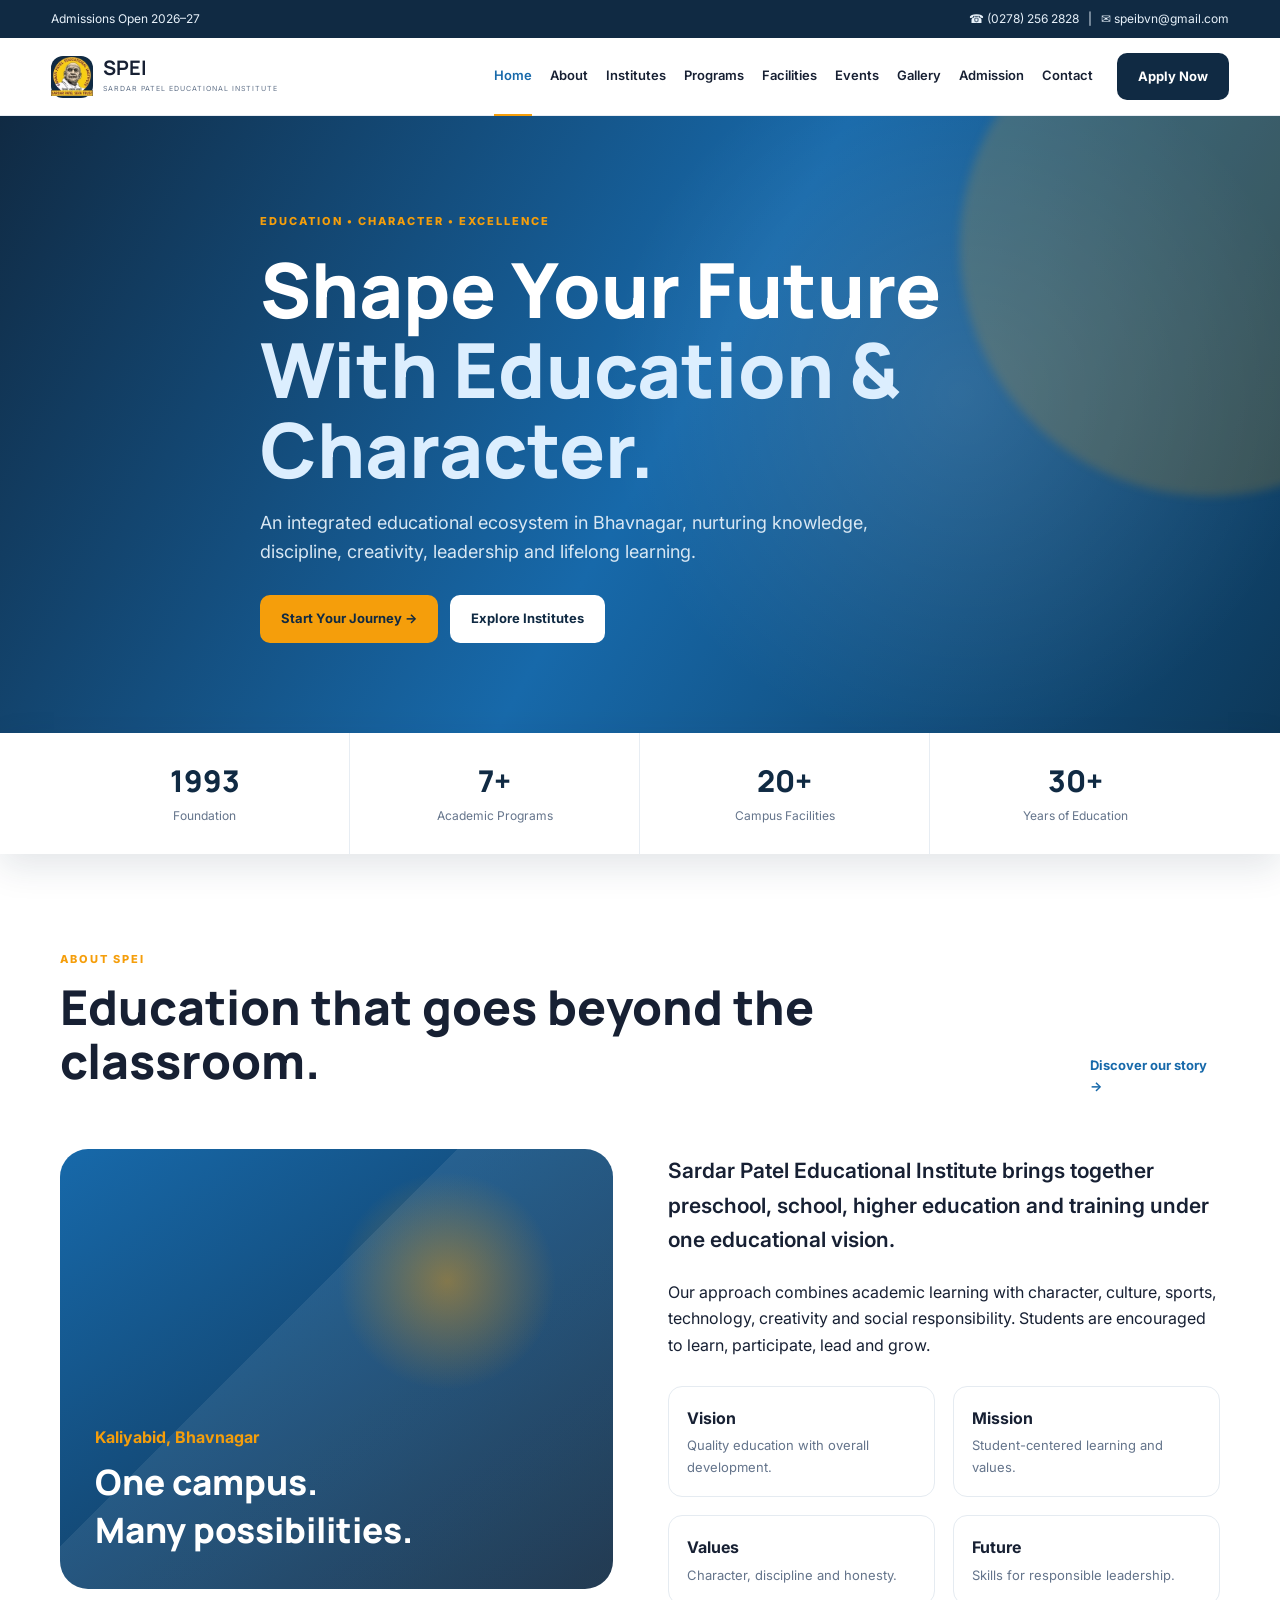
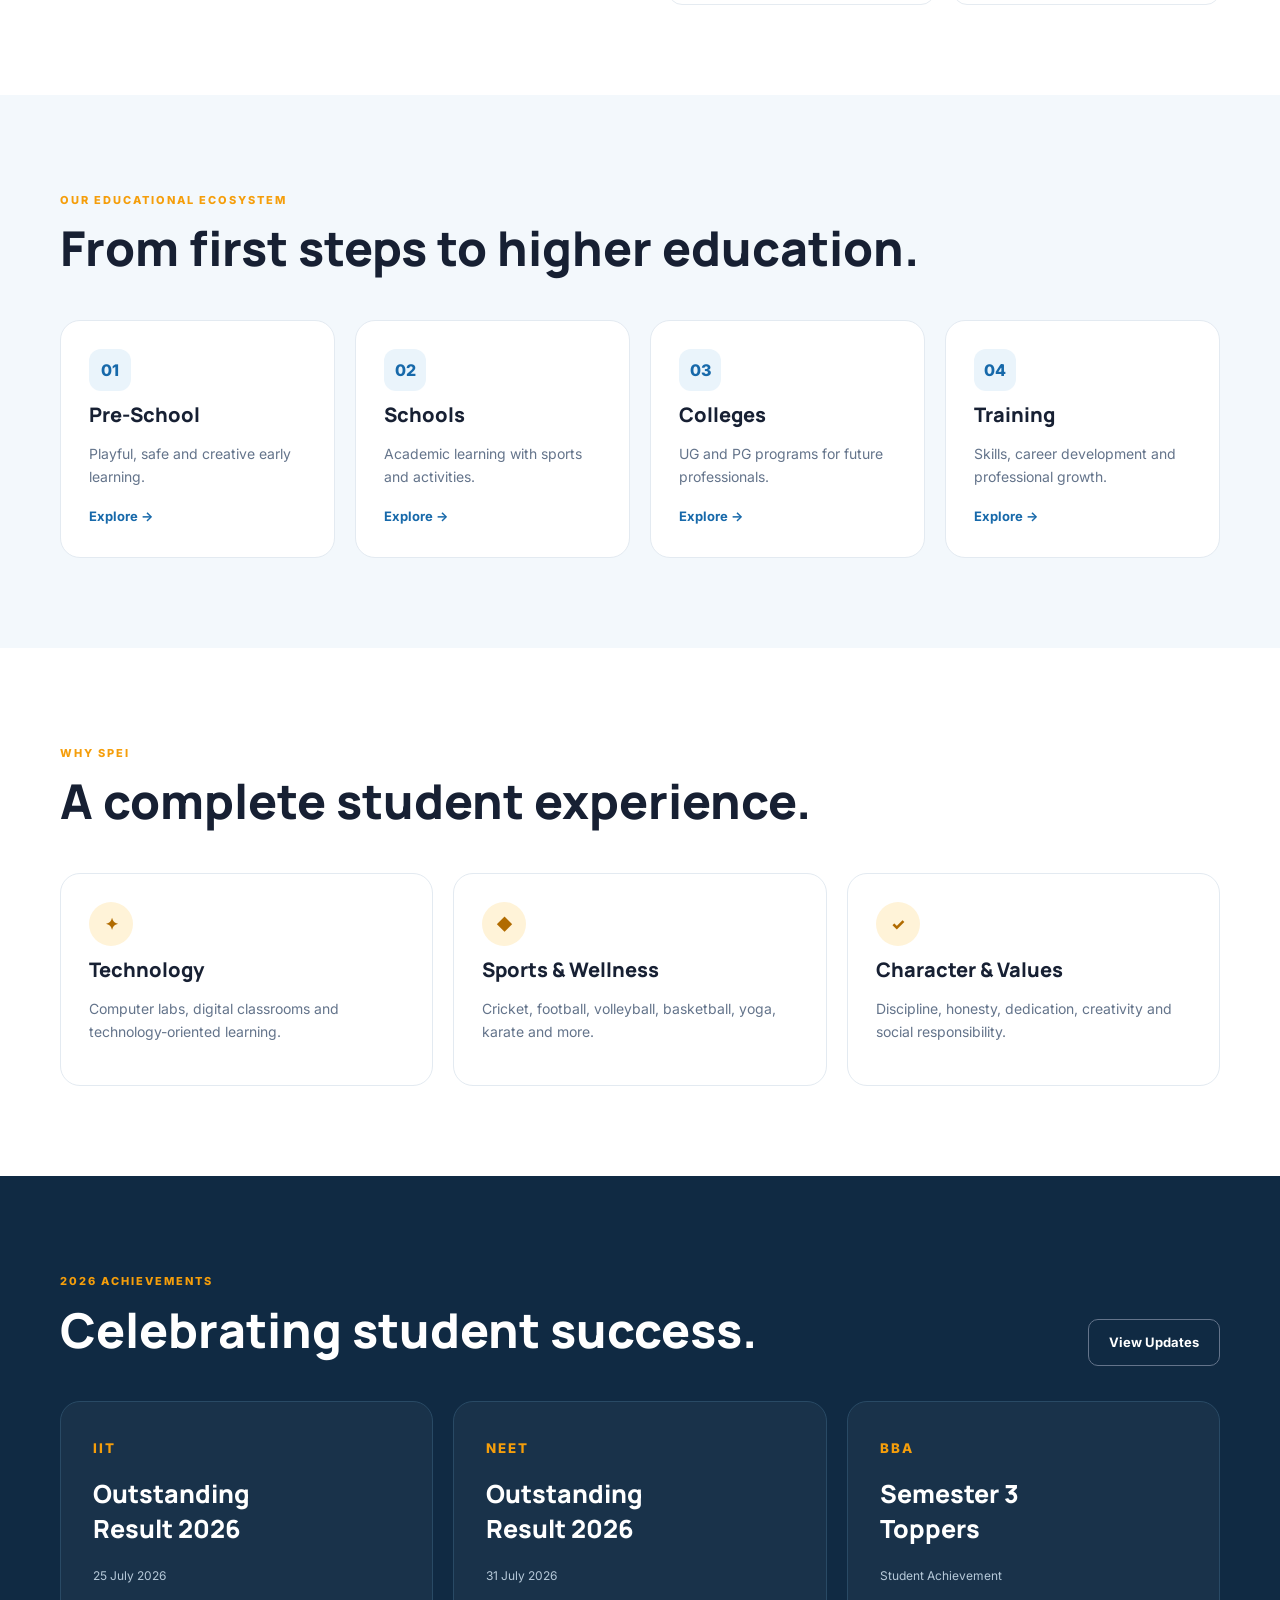
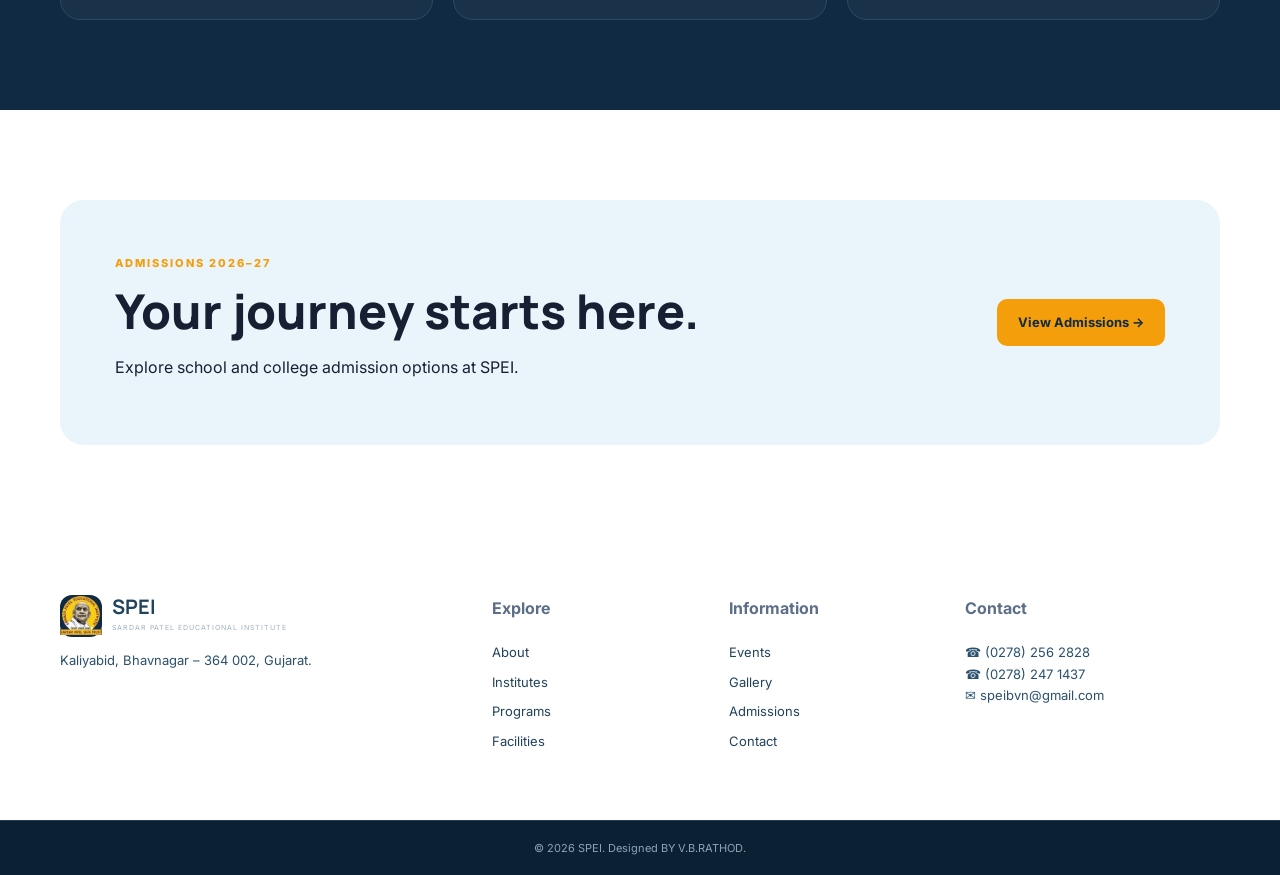
<file: index.html>
<!doctype html>
<html lang="en">
<head>
<meta charset="utf-8"><meta name="viewport" content="width=device-width,initial-scale=1">
<title>SPEI | Sardar Patel Educational Institute</title>
<meta name="description" content="Sardar Patel Educational Institute, Bhavnagar — education, character, skills and achievement.">
<link rel="preconnect" href="https://fonts.googleapis.com"><link rel="preconnect" href="https://fonts.gstatic.com" crossorigin>
<link href="https://fonts.googleapis.com/css2?family=Inter:wght@400;500;600;700&family=Manrope:wght@600;700;800&display=swap" rel="stylesheet">
<link rel="stylesheet" href="assets/css/style.css">
</head>
<body>
<div class="topbar"><div>Admissions Open 2026–27</div><div>☎ (0278) 256 2828 &nbsp; | &nbsp; ✉ speibvn@gmail.com</div></div>
<header class="header"><a class="brand" href="index.html"><span class="brand-mark"><img src="assets/logo/logo.png" alt="" /></span><span><b>SPEI</b><small>SARDAR PATEL EDUCATIONAL INSTITUTE</small></span></a>
<button class="menu" aria-label="Open menu">☰</button>
<nav><a class="active" href="index.html">Home</a><a href="about.html">About</a><a href="institutes.html">Institutes</a><a href="programs.html">Programs</a><a href="facilities.html">Facilities</a><a href="events.html">Events</a><a href="gallery.html">Gallery</a><a href="admission.html">Admission</a><a href="contact.html">Contact</a></nav><a class="btn btn-primary nav-cta" href="admission.html">Apply Now</a></header>

<main>
<section class="hero"><div class="hero-overlay"></div><div class="container hero-content"><span class="eyebrow">EDUCATION • CHARACTER • EXCELLENCE</span><h1>Shape Your Future<br><span>With Education & Character.</span></h1><p>An integrated educational ecosystem in Bhavnagar, nurturing knowledge, discipline, creativity, leadership and lifelong learning.</p><div class="actions"><a class="btn btn-accent" href="admission.html">Start Your Journey →</a><a class="btn btn-light" href="institutes.html">Explore Institutes</a></div></div></section>

<section class="stats"><div class="container stats-grid"><div><strong>1993</strong><span>Foundation</span></div><div><strong>7+</strong><span>Academic Programs</span></div><div><strong>20+</strong><span>Campus Facilities</span></div><div><strong>30+</strong><span>Years of Education</span></div></div></section>

<section class="section"><div class="container"><div class="section-head"><div><span class="eyebrow">ABOUT SPEI</span><h2>Education that goes beyond the classroom.</h2></div><a class="text-link" href="about.html">Discover our story →</a></div><div class="split"><div class="image-card campus"><div><span>Kaliyabid, Bhavnagar</span><b>One campus.<br>Many possibilities.</b></div></div><div class="content"><p class="lead">Sardar Patel Educational Institute brings together preschool, school, higher education and training under one educational vision.</p><p>Our approach combines academic learning with character, culture, sports, technology, creativity and social responsibility. Students are encouraged to learn, participate, lead and grow.</p><div class="mini-grid"><div><b>Vision</b><span>Quality education with overall development.</span></div><div><b>Mission</b><span>Student-centered learning and values.</span></div><div><b>Values</b><span>Character, discipline and honesty.</span></div><div><b>Future</b><span>Skills for responsible leadership.</span></div></div></div></div></div></section>

<section class="section soft"><div class="container"><div class="section-head"><div><span class="eyebrow">OUR EDUCATIONAL ECOSYSTEM</span><h2>From first steps to higher education.</h2></div></div><div class="cards four"><a class="feature-card" href="institutes.html"><span class="icon">01</span><h3>Pre-School</h3><p>Playful, safe and creative early learning.</p><span class="arrow">Explore →</span></a><a class="feature-card" href="institutes.html"><span class="icon">02</span><h3>Schools</h3><p>Academic learning with sports and activities.</p><span class="arrow">Explore →</span></a><a class="feature-card" href="programs.html"><span class="icon">03</span><h3>Colleges</h3><p>UG and PG programs for future professionals.</p><span class="arrow">Explore →</span></a><a class="feature-card" href="programs.html"><span class="icon">04</span><h3>Training</h3><p>Skills, career development and professional growth.</p><span class="arrow">Explore →</span></a></div></div></section>

<section class="section"><div class="container"><div class="section-head"><div><span class="eyebrow">WHY SPEI</span><h2>A complete student experience.</h2></div></div><div class="cards three"><div class="info-card"><span class="round">✦</span><h3>Technology</h3><p>Computer labs, digital classrooms and technology-oriented learning.</p></div><div class="info-card"><span class="round">◆</span><h3>Sports & Wellness</h3><p>Cricket, football, volleyball, basketball, yoga, karate and more.</p></div><div class="info-card"><span class="round">✓</span><h3>Character & Values</h3><p>Discipline, honesty, dedication, creativity and social responsibility.</p></div></div></div></section>

<section class="section dark"><div class="container"><div class="section-head"><div><span class="eyebrow">2026 ACHIEVEMENTS</span><h2>Celebrating student success.</h2></div><a class="btn btn-outline" href="events.html">View Updates</a></div><div class="achievement-grid"><div><small>IIT</small><strong>Outstanding<br>Result 2026</strong><span>25 July 2026</span></div><div><small>NEET</small><strong>Outstanding<br>Result 2026</strong><span>31 July 2026</span></div><div><small>BBA</small><strong>Semester 3<br>Toppers</strong><span>Student Achievement</span></div></div></div></section>

<section class="section cta"><div class="container cta-box"><div><span class="eyebrow">ADMISSIONS 2026–27</span><h2>Your journey starts here.</h2><p>Explore school and college admission options at SPEI.</p></div><a class="btn btn-accent" href="admission.html">View Admissions →</a></div></section>
</main>
<footer><div class="container footer-grid"><div><a class="brand light-brand" href="index.html"><span class="brand-mark"><img src="assets/logo/logo.png" alt="" /></span><span><b>SPEI</b><small>SARDAR PATEL EDUCATIONAL INSTITUTE</small></span></a><p>Kaliyabid, Bhavnagar – 364 002, Gujarat.</p></div><div><h4>Explore</h4><a href="about.html">About</a><a href="institutes.html">Institutes</a><a href="programs.html">Programs</a><a href="facilities.html">Facilities</a></div><div><h4>Information</h4><a href="events.html">Events</a><a href="gallery.html">Gallery</a><a href="admission.html">Admissions</a><a href="contact.html">Contact</a></div><div><h4>Contact</h4><p>☎ (0278) 256 2828<br>☎ (0278) 247 1437<br>✉ speibvn@gmail.com</p></div></div><div class="copyright">© <span id="year"></span> SPEI. Designed BY V.B.RATHOD.</div></footer>
<script src="assets/js/main.js"></script></body></html>
</file>
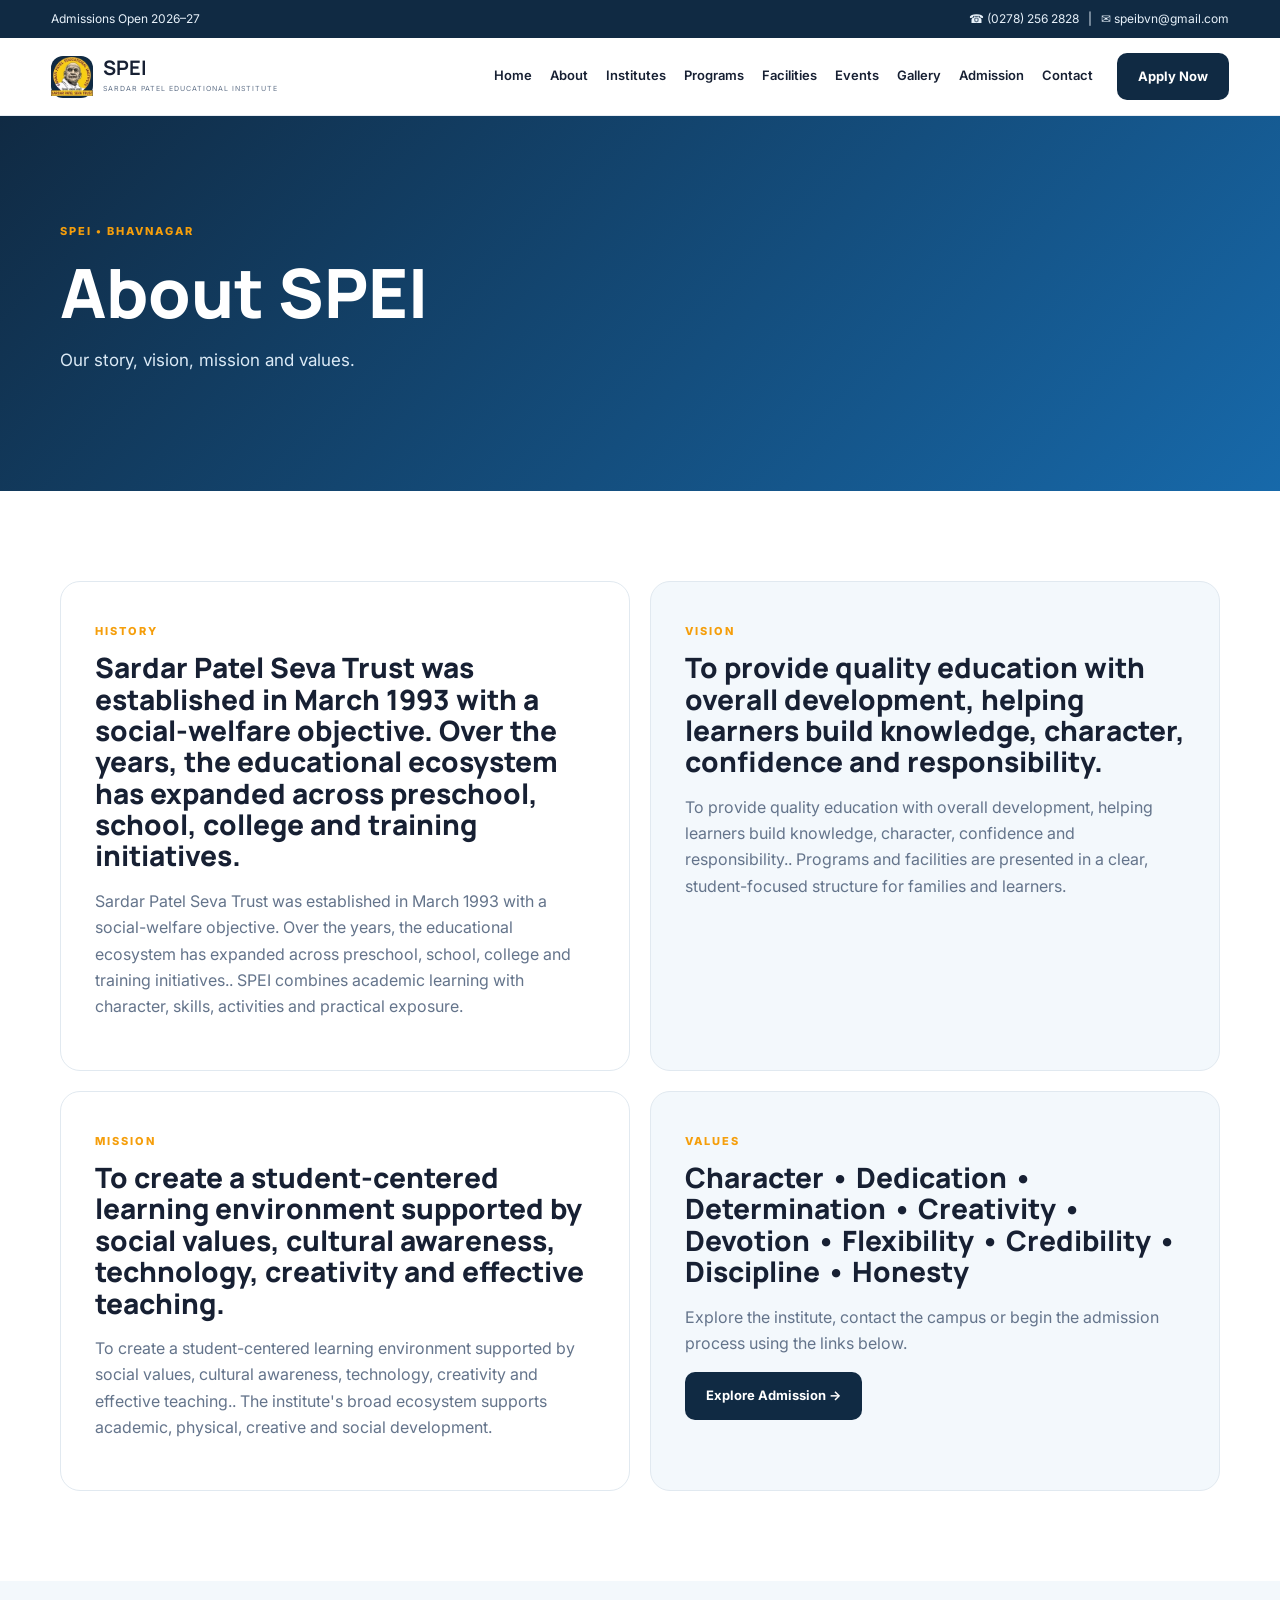
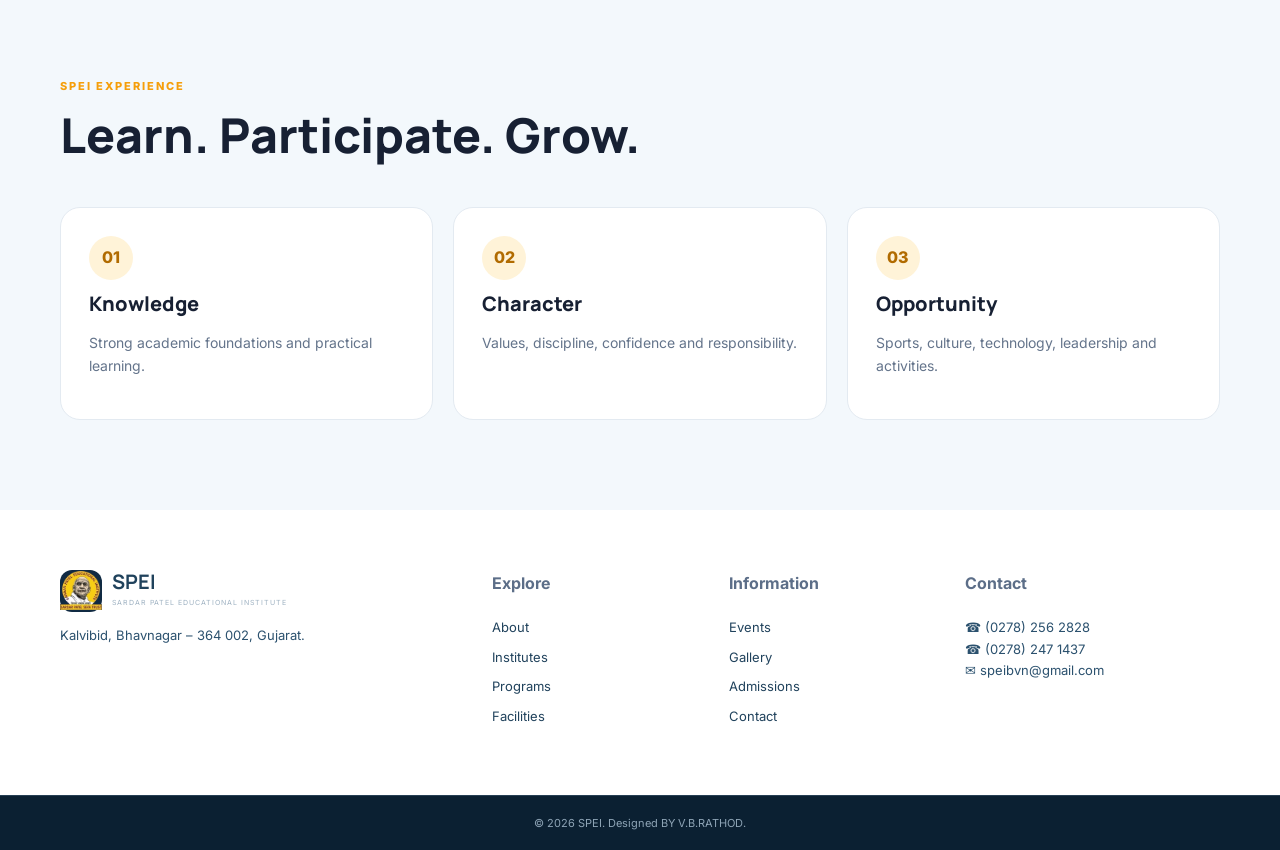
<file: about.html>
<!doctype html><html lang="en"><head><meta charset="utf-8"><meta name="viewport" content="width=device-width,initial-scale=1"><title>About SPEI | SPEI</title><link rel="preconnect" href="https://fonts.googleapis.com"><link href="https://fonts.googleapis.com/css2?family=Inter:wght@400;500;600;700&family=Manrope:wght@600;700;800&display=swap" rel="stylesheet"><link rel="stylesheet" href="assets/css/style.css"></head><body><div class="topbar"><div>Admissions Open 2026–27</div><div>☎ (0278) 256 2828 &nbsp; | &nbsp; ✉ speibvn@gmail.com</div></div><header class="header"><a class="brand" href="index.html"><span class="brand-mark"><img src="assets/logo/logo.png" alt="" /></span><span><b>SPEI</b><small>SARDAR PATEL EDUCATIONAL INSTITUTE</small></span></a><button class="menu">☰</button><nav><a href="index.html">Home</a><a href="about.html">About</a><a href="institutes.html">Institutes</a><a href="programs.html">Programs</a><a href="facilities.html">Facilities</a><a href="events.html">Events</a><a href="gallery.html">Gallery</a><a href="admission.html">Admission</a><a href="contact.html">Contact</a></nav><a class="btn btn-primary nav-cta" href="admission.html">Apply Now</a></header><main><section class="page-hero"><div class="container"><span class="eyebrow">SPEI • BHAVNAGAR</span><h1>About SPEI</h1><p>Our story, vision, mission and values.</p></div></section><section class="section"><div class="container"><div class="detail-grid"><article><span class="eyebrow">HISTORY</span><h2>Sardar Patel Seva Trust was established in March 1993 with a social-welfare objective. Over the years, the educational ecosystem has expanded across preschool, school, college and training initiatives.</h2><p>Sardar Patel Seva Trust was established in March 1993 with a social-welfare objective. Over the years, the educational ecosystem has expanded across preschool, school, college and training initiatives.. SPEI combines academic learning with character, skills, activities and practical exposure.</p></article><article><span class="eyebrow">VISION</span><h2>To provide quality education with overall development, helping learners build knowledge, character, confidence and responsibility.</h2><p>To provide quality education with overall development, helping learners build knowledge, character, confidence and responsibility.. Programs and facilities are presented in a clear, student-focused structure for families and learners.</p></article><article><span class="eyebrow">MISSION</span><h2>To create a student-centered learning environment supported by social values, cultural awareness, technology, creativity and effective teaching.</h2><p>To create a student-centered learning environment supported by social values, cultural awareness, technology, creativity and effective teaching.. The institute's broad ecosystem supports academic, physical, creative and social development.</p></article><article><span class="eyebrow">VALUES</span><h2>Character • Dedication • Determination • Creativity • Devotion • Flexibility • Credibility • Discipline • Honesty</h2><p>Explore the institute, contact the campus or begin the admission process using the links below.</p><a class="btn btn-primary" href="admission.html">Explore Admission →</a></article></div></div></section><section class="section soft"><div class="container"><div class="section-head"><div><span class="eyebrow">SPEI EXPERIENCE</span><h2>Learn. Participate. Grow.</h2></div></div><div class="cards three"><div class="info-card"><span class="round">01</span><h3>Knowledge</h3><p>Strong academic foundations and practical learning.</p></div><div class="info-card"><span class="round">02</span><h3>Character</h3><p>Values, discipline, confidence and responsibility.</p></div><div class="info-card"><span class="round">03</span><h3>Opportunity</h3><p>Sports, culture, technology, leadership and activities.</p></div></div></div></section></main><footer><div class="container footer-grid"><div><a class="brand light-brand" href="index.html"><span class="brand-mark"><img src="assets/logo/logo.png" alt="" /></span><span><b>SPEI</b><small>SARDAR PATEL EDUCATIONAL INSTITUTE</small></span></a><p>Kalvibid, Bhavnagar – 364 002, Gujarat.</p></div><div><h4>Explore</h4><a href="about.html">About</a><a href="institutes.html">Institutes</a><a href="programs.html">Programs</a><a href="facilities.html">Facilities</a></div><div><h4>Information</h4><a href="events.html">Events</a><a href="gallery.html">Gallery</a><a href="admission.html">Admissions</a><a href="contact.html">Contact</a></div><div><h4>Contact</h4><p>☎ (0278) 256 2828<br>☎ (0278) 247 1437<br>✉ speibvn@gmail.com</p></div></div><div class="copyright">© <span id="year"></span> SPEI. Designed BY V.B.RATHOD.</div></footer><script src="assets/js/main.js"></script></body></html>
</file>
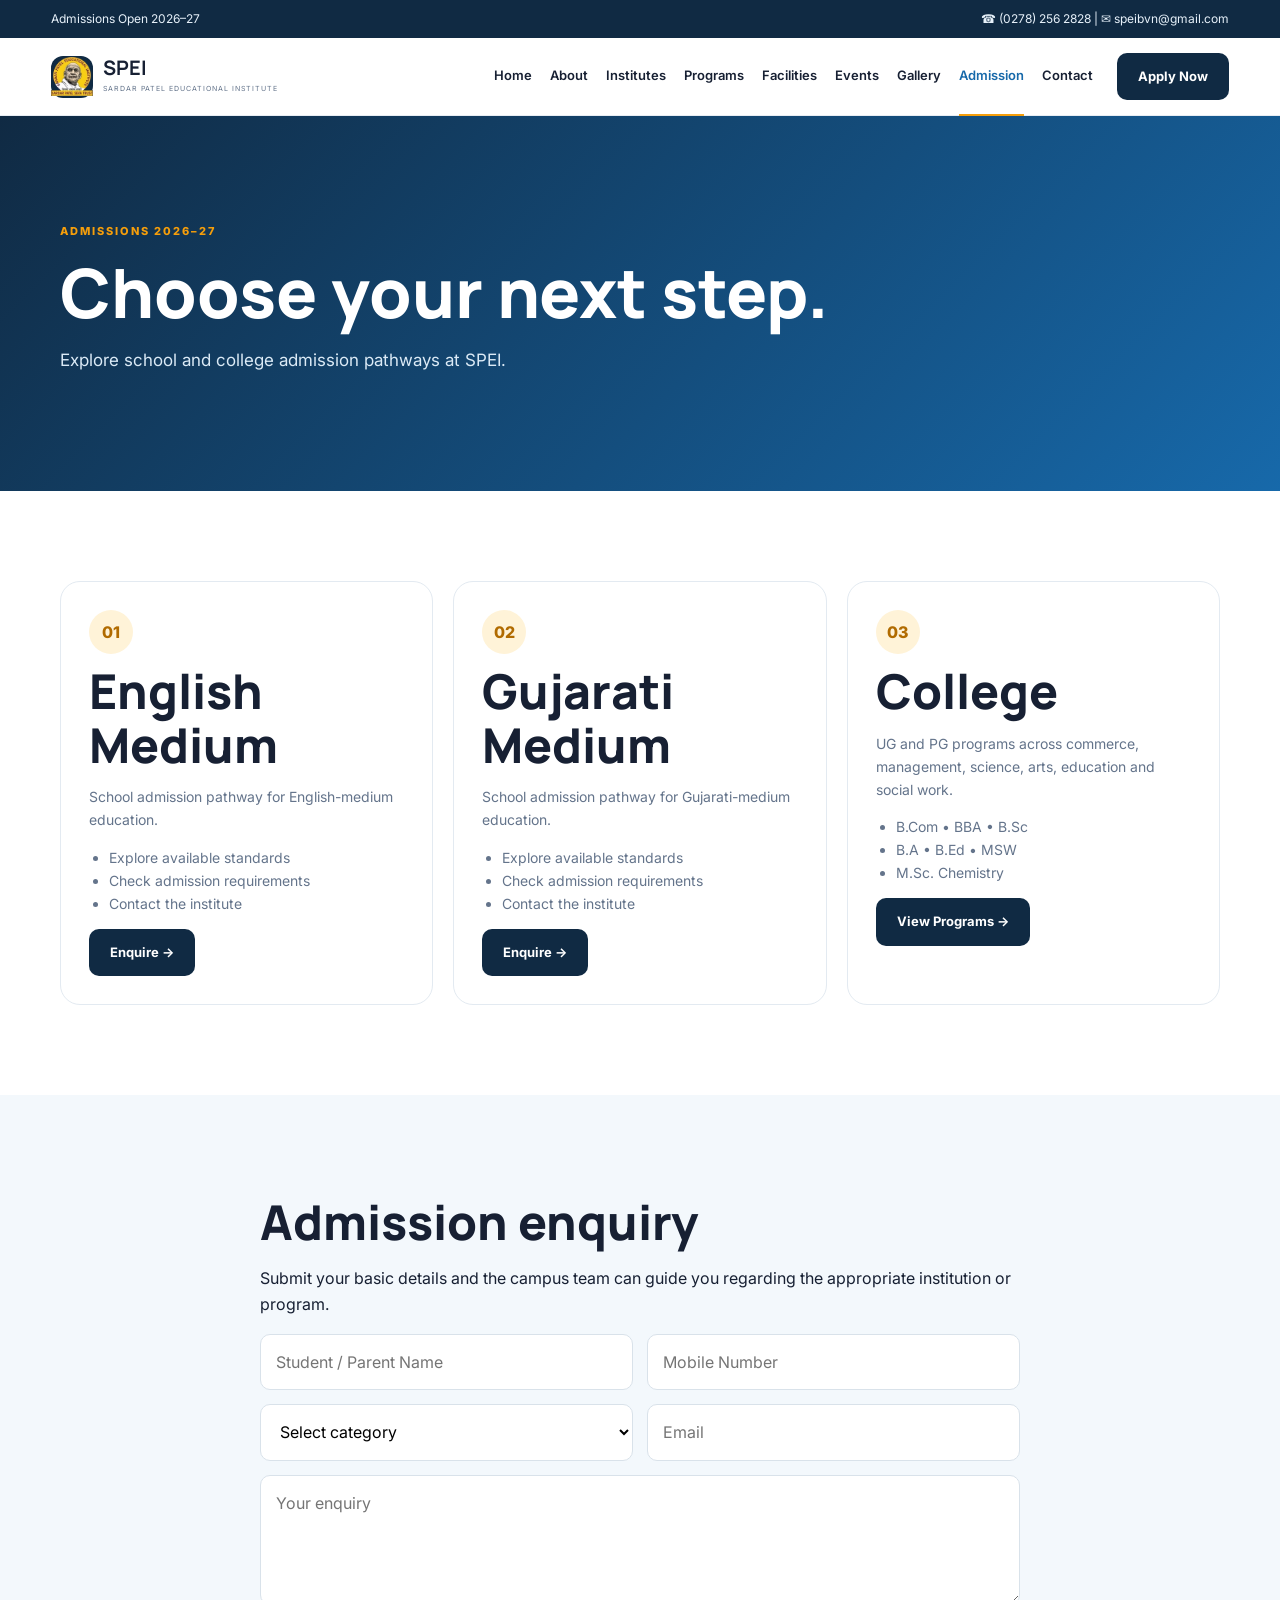
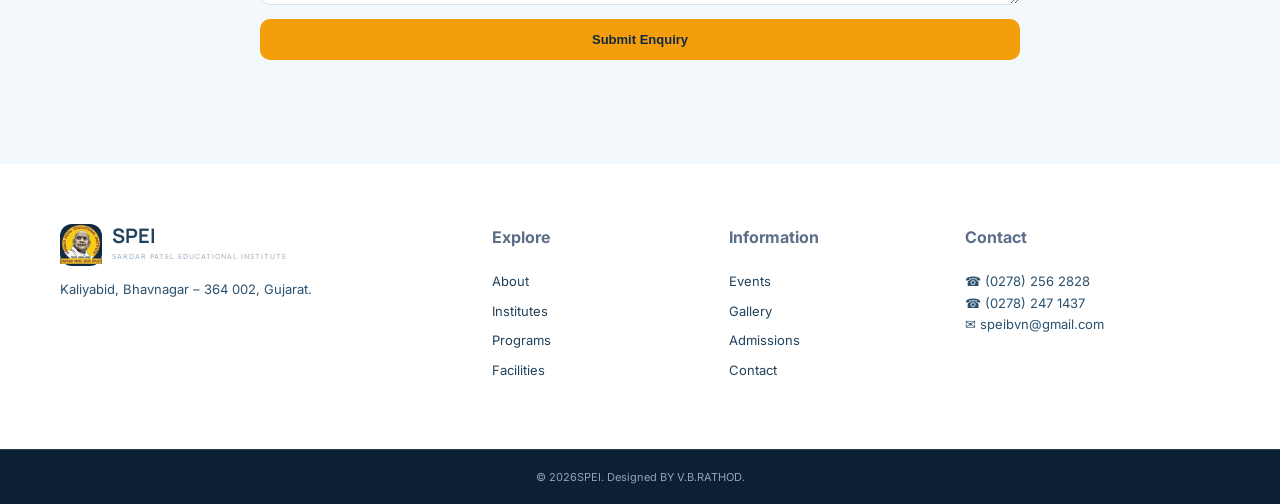
<file: admission.html>
<!doctype html><html lang="en"><head><meta charset="utf-8"><meta name="viewport" content="width=device-width,initial-scale=1"><title>Admissions | SPEI</title><link href="https://fonts.googleapis.com/css2?family=Inter:wght@400;500;600;700&family=Manrope:wght@600;700;800&display=swap" rel="stylesheet"><link rel="stylesheet" href="assets/css/style.css"></head><body><div class="topbar"><div>Admissions Open 2026–27</div><div>☎ (0278) 256 2828 | ✉ speibvn@gmail.com</div></div><header class="header"><a class="brand" href="index.html"><span class="brand-mark"><img src="assets/logo/logo.png" alt="" /></span><span><b>SPEI</b><small>SARDAR PATEL EDUCATIONAL INSTITUTE</small></span></a><button class="menu">☰</button><nav><a href="index.html">Home</a><a href="about.html">About</a><a href="institutes.html">Institutes</a><a href="programs.html">Programs</a><a href="facilities.html">Facilities</a><a href="events.html">Events</a><a href="gallery.html">Gallery</a><a class="active" href="admission.html">Admission</a><a href="contact.html">Contact</a></nav><a class="btn btn-primary nav-cta" href="admission.html">Apply Now</a></header><main><section class="page-hero"><div class="container"><span class="eyebrow">ADMISSIONS 2026–27</span><h1>Choose your next step.</h1><p>Explore school and college admission pathways at SPEI.</p></div></section><section class="section"><div class="container"><div class="cards three"><div class="admission-card"><span class="round">01</span><h2>English Medium</h2><p>School admission pathway for English-medium education.</p><ul><li>Explore available standards</li><li>Check admission requirements</li><li>Contact the institute</li></ul><a class="btn btn-primary" href="contact.html">Enquire →</a></div><div class="admission-card"><span class="round">02</span><h2>Gujarati Medium</h2><p>School admission pathway for Gujarati-medium education.</p><ul><li>Explore available standards</li><li>Check admission requirements</li><li>Contact the institute</li></ul><a class="btn btn-primary" href="contact.html">Enquire →</a></div><div class="admission-card"><span class="round">03</span><h2>College</h2><p>UG and PG programs across commerce, management, science, arts, education and social work.</p><ul><li>B.Com • BBA • B.Sc</li><li>B.A • B.Ed • MSW</li><li>M.Sc. Chemistry</li></ul><a class="btn btn-primary" href="programs.html">View Programs →</a></div></div></div></section><section class="section soft"><div class="container narrow"><h2>Admission enquiry</h2><p>Submit your basic details and the campus team can guide you regarding the appropriate institution or program.</p><form class="form" data-demo-form><div class="form-row"><input required placeholder="Student / Parent Name"><input required type="tel" placeholder="Mobile Number"></div><div class="form-row"><select required><option value="">Select category</option><option>English Medium</option><option>Gujarati Medium</option><option>College</option></select><input type="email" placeholder="Email"></div><textarea placeholder="Your enquiry"></textarea><button class="btn btn-accent" type="submit">Submit Enquiry</button><div class="form-message"></div></form></div></section></main><footer><div class="container footer-grid"><div><a class="brand light-brand" href="index.html"><span class="brand-mark"><img src="assets/logo/logo.png" alt="" /></span><span><b>SPEI</b><small>SARDAR PATEL EDUCATIONAL INSTITUTE</small></span></a><p>Kaliyabid, Bhavnagar – 364 002, Gujarat.</p></div><div><h4>Explore</h4><a href="about.html">About</a><a href="institutes.html">Institutes</a><a href="programs.html">Programs</a><a href="facilities.html">Facilities</a></div><div><h4>Information</h4><a href="events.html">Events</a><a href="gallery.html">Gallery</a><a href="admission.html">Admissions</a><a href="contact.html">Contact</a></div><div><h4>Contact</h4><p>☎ (0278) 256 2828<br>☎ (0278) 247 1437<br>✉ speibvn@gmail.com</p></div></div><div class="copyright">© <span id="year"></span>SPEI. Designed BY V.B.RATHOD.</div></footer><script src="assets/js/main.js"></script>
</file>
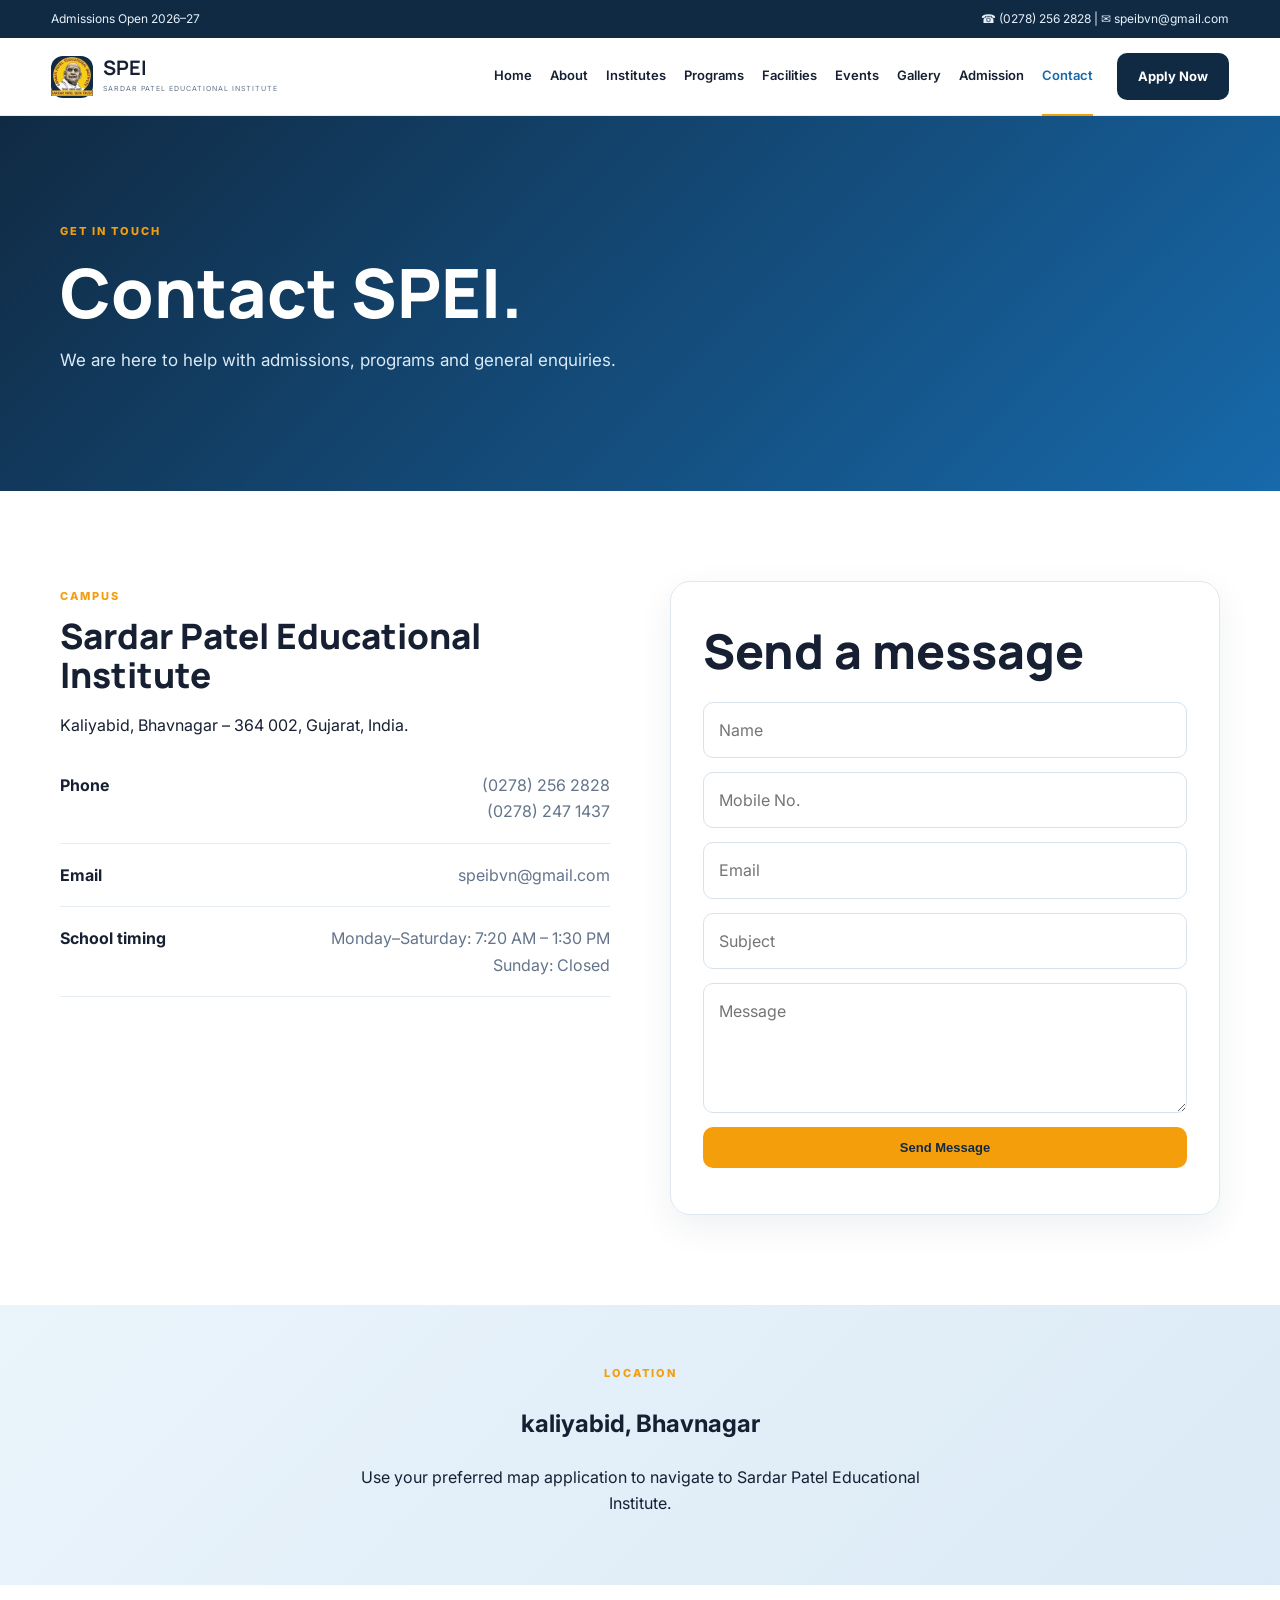
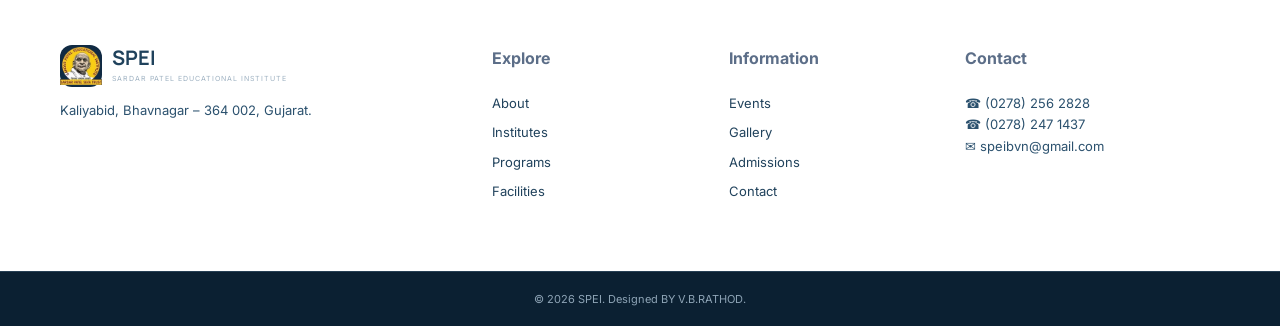
<file: contact.html>
<!doctype html><html lang="en"><head><meta charset="utf-8"><meta name="viewport" content="width=device-width,initial-scale=1"><title>Contact | SPEI</title><link href="https://fonts.googleapis.com/css2?family=Inter:wght@400;500;600;700&family=Manrope:wght@600;700;800&display=swap" rel="stylesheet"><link rel="stylesheet" href="assets/css/style.css"></head><body><div class="topbar"><div>Admissions Open 2026–27</div><div>☎ (0278) 256 2828 | ✉ speibvn@gmail.com</div></div><header class="header"><a class="brand" href="index.html"><span class="brand-mark"><img src="assets/logo/logo.png" alt="" /></span><span><b>SPEI</b><small>SARDAR PATEL EDUCATIONAL INSTITUTE</small></span></a><button class="menu">☰</button><nav><a href="index.html">Home</a><a href="about.html">About</a><a href="institutes.html">Institutes</a><a href="programs.html">Programs</a><a href="facilities.html">Facilities</a><a href="events.html">Events</a><a href="gallery.html">Gallery</a><a href="admission.html">Admission</a><a class="active" href="contact.html">Contact</a></nav><a class="btn btn-primary nav-cta" href="admission.html">Apply Now</a></header><main><section class="page-hero"><div class="container"><span class="eyebrow">GET IN TOUCH</span><h1>Contact SPEI.</h1><p>We are here to help with admissions, programs and general enquiries.</p></div></section><section class="section"><div class="container contact-grid"><div class="contact-info"><span class="eyebrow">CAMPUS</span><h2>Sardar Patel Educational Institute</h2><p>Kaliyabid, Bhavnagar – 364 002, Gujarat, India.</p><div class="contact-item"><b>Phone</b><span>(0278) 256 2828<br>(0278) 247 1437</span></div><div class="contact-item"><b>Email</b><span>speibvn@gmail.com</span></div><div class="contact-item"><b>School timing</b><span>Monday–Saturday: 7:20 AM – 1:30 PM<br>Sunday: Closed</span></div></div>


<form class="form card-form" data-demo-form><h2>Send a message</h2><input required placeholder="Name"><input required type="tel" placeholder="Mobile No."><input type="email" placeholder="Email"><input placeholder="Subject"><textarea required placeholder="Message"></textarea><button class="btn btn-accent" type="submit">Send Message</button><div class="form-message"></div></form>



</div></section><section class="map-box"><div><span class="eyebrow">LOCATION</span><h2>kaliyabid, Bhavnagar</h2><p>Use your preferred map application to navigate to Sardar Patel Educational Institute.</p></div></section></main><footer><div class="container footer-grid"><div><a class="brand light-brand" href="index.html"><span class="brand-mark"><img src="assets/logo/logo.png" alt="" /></span><span><b>SPEI</b><small>SARDAR PATEL EDUCATIONAL INSTITUTE</small></span></a><p>Kaliyabid, Bhavnagar – 364 002, Gujarat.</p></div><div><h4>Explore</h4><a href="about.html">About</a><a href="institutes.html">Institutes</a><a href="programs.html">Programs</a><a href="facilities.html">Facilities</a></div><div><h4>Information</h4><a href="events.html">Events</a><a href="gallery.html">Gallery</a><a href="admission.html">Admissions</a><a href="contact.html">Contact</a></div><div><h4>Contact</h4><p>☎ (0278) 256 2828<br>☎ (0278) 247 1437<br>✉ speibvn@gmail.com</p></div></div><div class="copyright">© <span id="year"></span> SPEI. Designed BY V.B.RATHOD.</div></footer><script src="assets/js/main.js"></script>
</file>
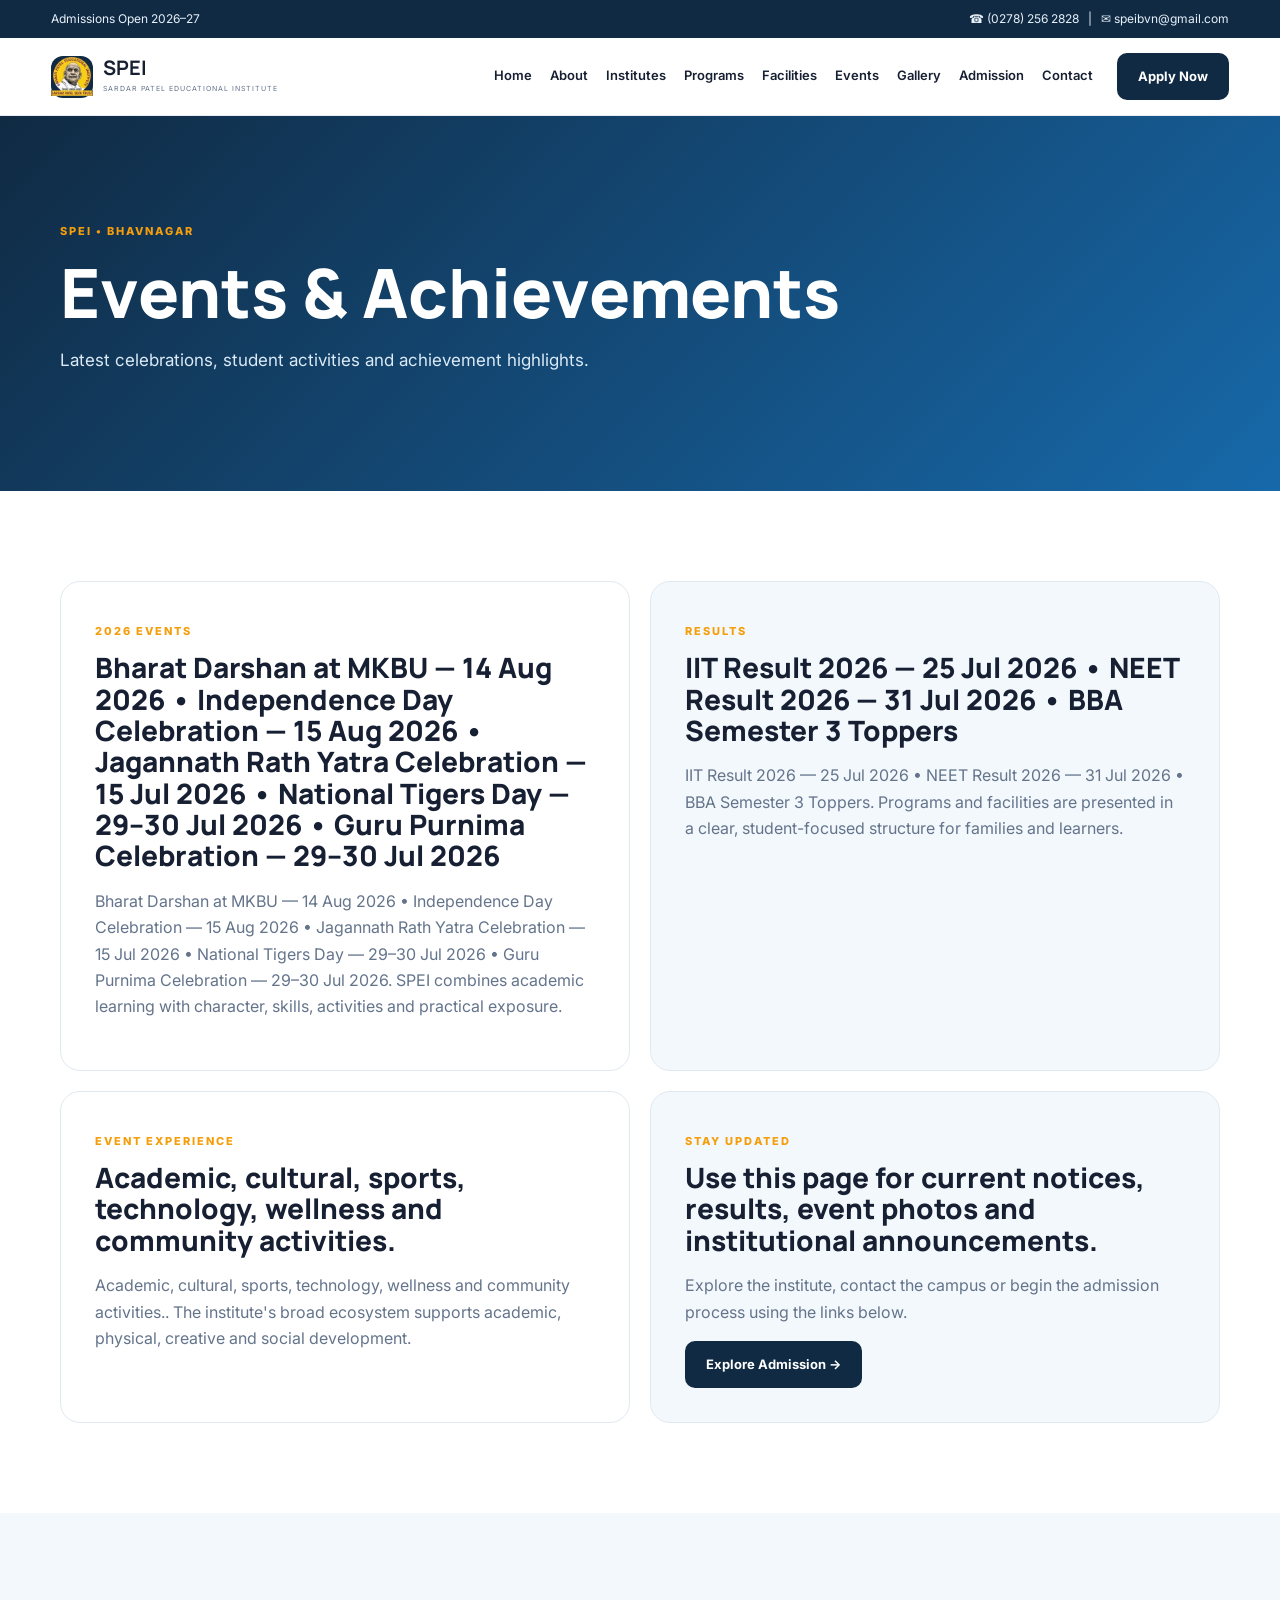
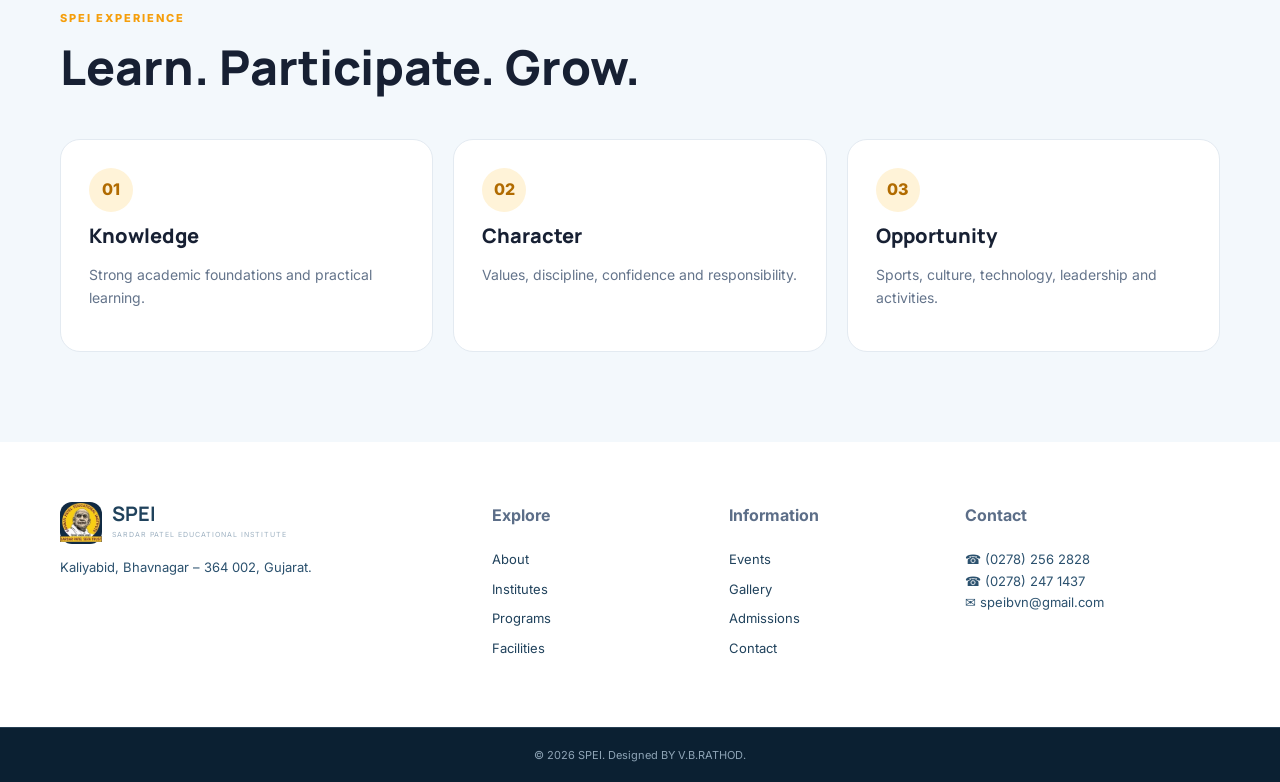
<file: events.html>
<!doctype html><html lang="en"><head><meta charset="utf-8"><meta name="viewport" content="width=device-width,initial-scale=1"><title>Events & Achievements | SPEI</title><link rel="preconnect" href="https://fonts.googleapis.com"><link href="https://fonts.googleapis.com/css2?family=Inter:wght@400;500;600;700&family=Manrope:wght@600;700;800&display=swap" rel="stylesheet"><link rel="stylesheet" href="assets/css/style.css"></head><body><div class="topbar"><div>Admissions Open 2026–27</div><div>☎ (0278) 256 2828 &nbsp; | &nbsp; ✉ speibvn@gmail.com</div></div><header class="header"><a class="brand" href="index.html"><span class="brand-mark"><img src="assets/logo/logo.png" alt="" /></span><span><b>SPEI</b><small>SARDAR PATEL EDUCATIONAL INSTITUTE</small></span></a><button class="menu">☰</button><nav><a href="index.html">Home</a><a href="about.html">About</a><a href="institutes.html">Institutes</a><a href="programs.html">Programs</a><a href="facilities.html">Facilities</a><a href="events.html">Events</a><a href="gallery.html">Gallery</a><a href="admission.html">Admission</a><a href="contact.html">Contact</a></nav><a class="btn btn-primary nav-cta" href="admission.html">Apply Now</a></header><main><section class="page-hero"><div class="container"><span class="eyebrow">SPEI • BHAVNAGAR</span><h1>Events & Achievements</h1><p>Latest celebrations, student activities and achievement highlights.</p></div></section><section class="section"><div class="container"><div class="detail-grid"><article><span class="eyebrow">2026 EVENTS</span><h2>Bharat Darshan at MKBU — 14 Aug 2026 • Independence Day Celebration — 15 Aug 2026 • Jagannath Rath Yatra Celebration — 15 Jul 2026 • National Tigers Day — 29–30 Jul 2026 • Guru Purnima Celebration — 29–30 Jul 2026</h2><p>Bharat Darshan at MKBU — 14 Aug 2026 • Independence Day Celebration — 15 Aug 2026 • Jagannath Rath Yatra Celebration — 15 Jul 2026 • National Tigers Day — 29–30 Jul 2026 • Guru Purnima Celebration — 29–30 Jul 2026. SPEI combines academic learning with character, skills, activities and practical exposure.</p></article><article><span class="eyebrow">RESULTS</span><h2>IIT Result 2026 — 25 Jul 2026 • NEET Result 2026 — 31 Jul 2026 • BBA Semester 3 Toppers</h2><p>IIT Result 2026 — 25 Jul 2026 • NEET Result 2026 — 31 Jul 2026 • BBA Semester 3 Toppers. Programs and facilities are presented in a clear, student-focused structure for families and learners.</p></article><article><span class="eyebrow">EVENT EXPERIENCE</span><h2>Academic, cultural, sports, technology, wellness and community activities.</h2><p>Academic, cultural, sports, technology, wellness and community activities.. The institute's broad ecosystem supports academic, physical, creative and social development.</p></article><article><span class="eyebrow">STAY UPDATED</span><h2>Use this page for current notices, results, event photos and institutional announcements.</h2><p>Explore the institute, contact the campus or begin the admission process using the links below.</p><a class="btn btn-primary" href="admission.html">Explore Admission →</a></article></div></div></section><section class="section soft"><div class="container"><div class="section-head"><div><span class="eyebrow">SPEI EXPERIENCE</span><h2>Learn. Participate. Grow.</h2></div></div><div class="cards three"><div class="info-card"><span class="round">01</span><h3>Knowledge</h3><p>Strong academic foundations and practical learning.</p></div><div class="info-card"><span class="round">02</span><h3>Character</h3><p>Values, discipline, confidence and responsibility.</p></div><div class="info-card"><span class="round">03</span><h3>Opportunity</h3><p>Sports, culture, technology, leadership and activities.</p></div></div></div></section></main><footer><div class="container footer-grid"><div><a class="brand light-brand" href="index.html"><span class="brand-mark"><img src="assets/logo/logo.png" alt="" /></span><span><b>SPEI</b><small>SARDAR PATEL EDUCATIONAL INSTITUTE</small></span></a><p>Kaliyabid, Bhavnagar – 364 002, Gujarat.</p></div><div><h4>Explore</h4><a href="about.html">About</a><a href="institutes.html">Institutes</a><a href="programs.html">Programs</a><a href="facilities.html">Facilities</a></div><div><h4>Information</h4><a href="events.html">Events</a><a href="gallery.html">Gallery</a><a href="admission.html">Admissions</a><a href="contact.html">Contact</a></div><div><h4>Contact</h4><p>☎ (0278) 256 2828<br>☎ (0278) 247 1437<br>✉ speibvn@gmail.com</p></div></div><div class="copyright">© <span id="year"></span> SPEI. Designed BY V.B.RATHOD.</div></footer><script src="assets/js/main.js"></script></body></html>
</file>
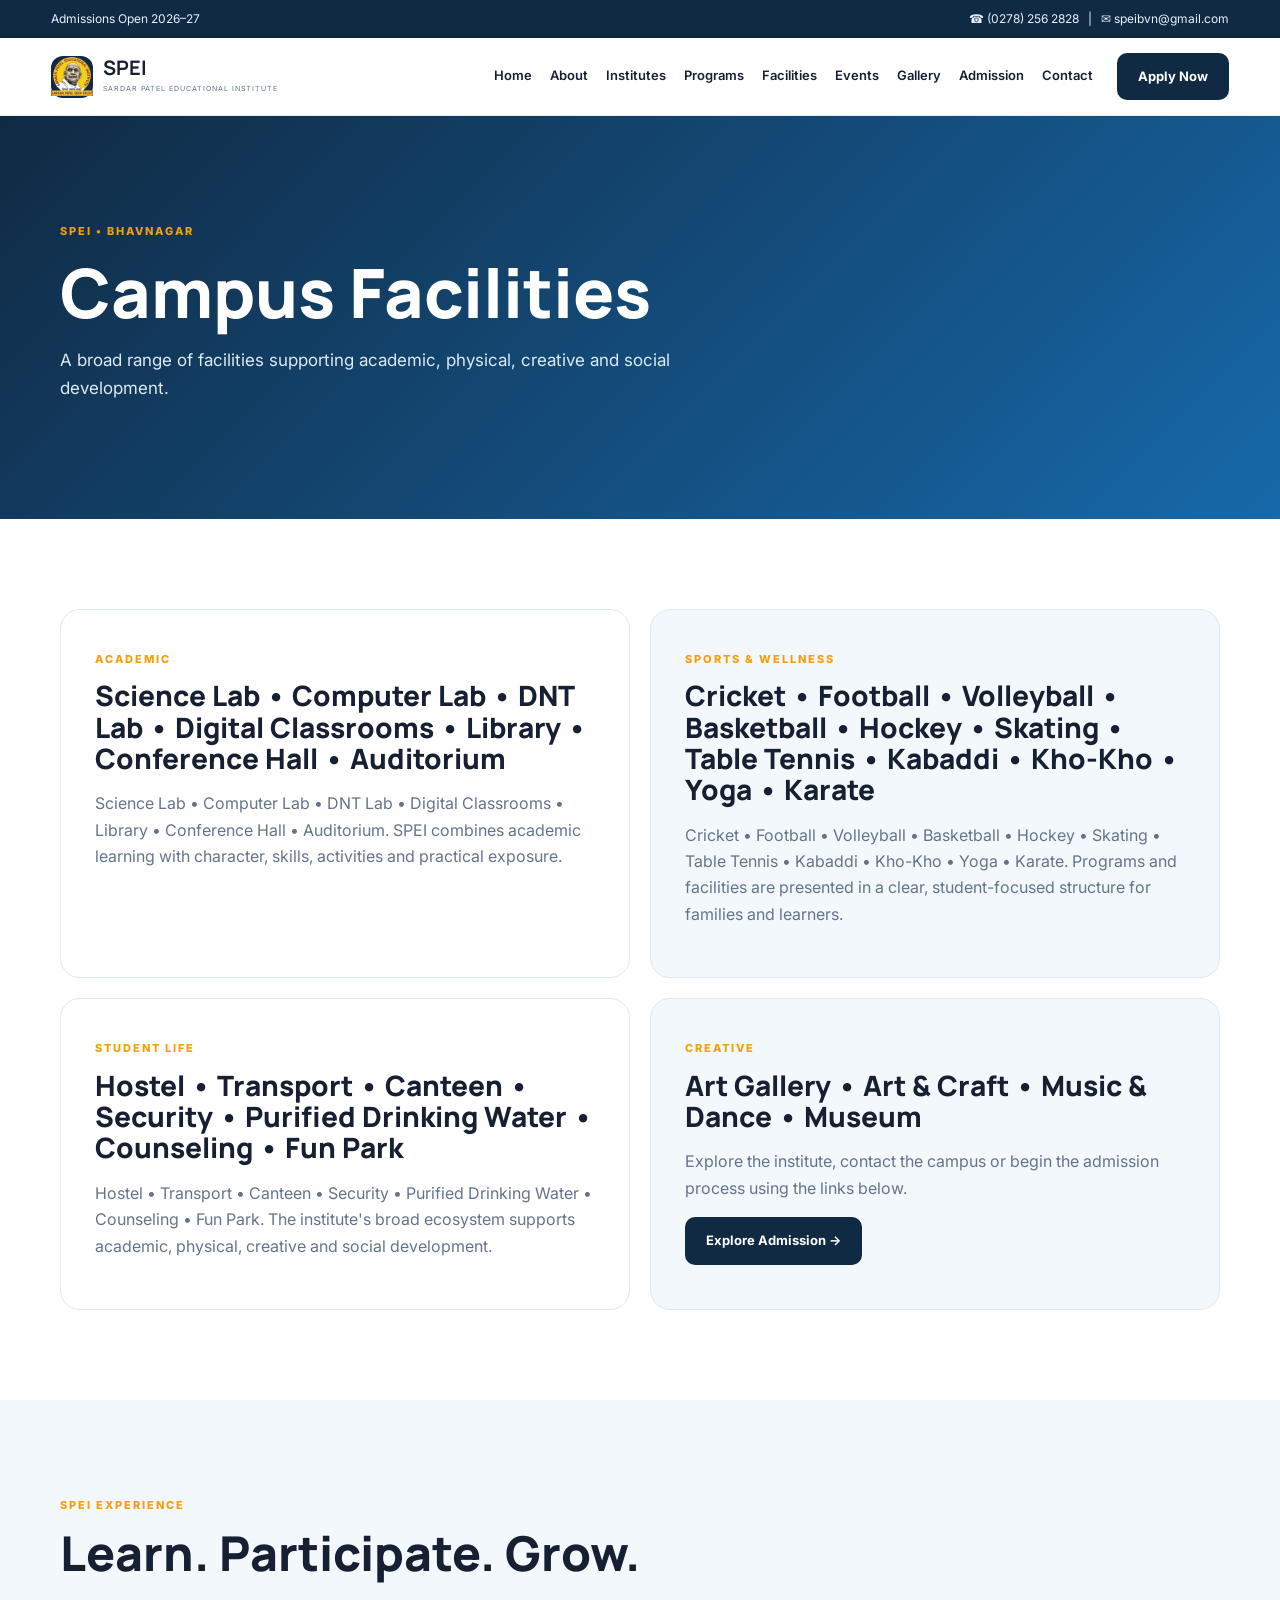
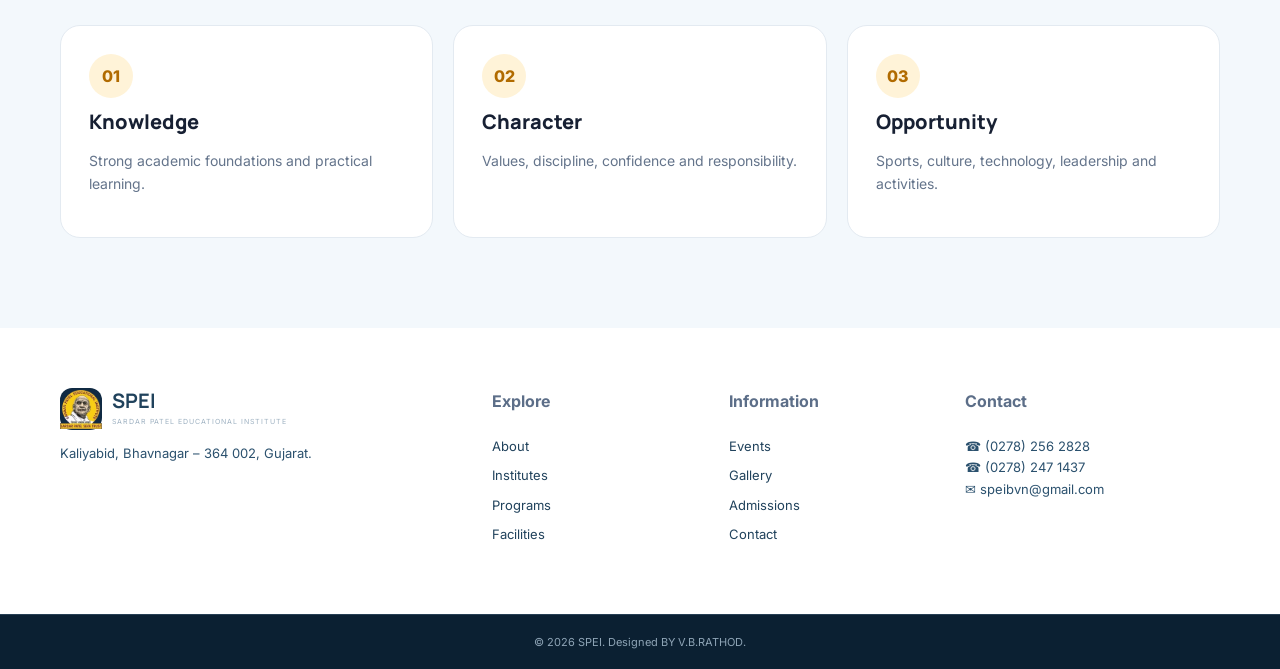
<file: facilities.html>
<!doctype html><html lang="en"><head><meta charset="utf-8"><meta name="viewport" content="width=device-width,initial-scale=1"><title>Campus Facilities | SPEI</title><link rel="preconnect" href="https://fonts.googleapis.com"><link href="https://fonts.googleapis.com/css2?family=Inter:wght@400;500;600;700&family=Manrope:wght@600;700;800&display=swap" rel="stylesheet"><link rel="stylesheet" href="assets/css/style.css"></head><body><div class="topbar"><div>Admissions Open 2026–27</div><div>☎ (0278) 256 2828 &nbsp; | &nbsp; ✉ speibvn@gmail.com</div></div><header class="header"><a class="brand" href="index.html"><span class="brand-mark"><img src="assets/logo/logo.png" alt="" /></span><span><b>SPEI</b><small>SARDAR PATEL EDUCATIONAL INSTITUTE</small></span></a><button class="menu">☰</button><nav><a href="index.html">Home</a><a href="about.html">About</a><a href="institutes.html">Institutes</a><a href="programs.html">Programs</a><a href="facilities.html">Facilities</a><a href="events.html">Events</a><a href="gallery.html">Gallery</a><a href="admission.html">Admission</a><a href="contact.html">Contact</a></nav><a class="btn btn-primary nav-cta" href="admission.html">Apply Now</a></header><main><section class="page-hero"><div class="container"><span class="eyebrow">SPEI • BHAVNAGAR</span><h1>Campus Facilities</h1><p>A broad range of facilities supporting academic, physical, creative and social development.</p></div></section><section class="section"><div class="container"><div class="detail-grid"><article><span class="eyebrow">ACADEMIC</span><h2>Science Lab • Computer Lab • DNT Lab • Digital Classrooms • Library • Conference Hall • Auditorium</h2><p>Science Lab • Computer Lab • DNT Lab • Digital Classrooms • Library • Conference Hall • Auditorium. SPEI combines academic learning with character, skills, activities and practical exposure.</p></article><article><span class="eyebrow">SPORTS & WELLNESS</span><h2>Cricket • Football • Volleyball • Basketball • Hockey • Skating • Table Tennis • Kabaddi • Kho-Kho • Yoga • Karate</h2><p>Cricket • Football • Volleyball • Basketball • Hockey • Skating • Table Tennis • Kabaddi • Kho-Kho • Yoga • Karate. Programs and facilities are presented in a clear, student-focused structure for families and learners.</p></article><article><span class="eyebrow">STUDENT LIFE</span><h2>Hostel • Transport • Canteen • Security • Purified Drinking Water • Counseling • Fun Park</h2><p>Hostel • Transport • Canteen • Security • Purified Drinking Water • Counseling • Fun Park. The institute's broad ecosystem supports academic, physical, creative and social development.</p></article><article><span class="eyebrow">CREATIVE</span><h2>Art Gallery • Art & Craft • Music & Dance • Museum</h2><p>Explore the institute, contact the campus or begin the admission process using the links below.</p><a class="btn btn-primary" href="admission.html">Explore Admission →</a></article></div></div></section><section class="section soft"><div class="container"><div class="section-head"><div><span class="eyebrow">SPEI EXPERIENCE</span><h2>Learn. Participate. Grow.</h2></div></div><div class="cards three"><div class="info-card"><span class="round">01</span><h3>Knowledge</h3><p>Strong academic foundations and practical learning.</p></div><div class="info-card"><span class="round">02</span><h3>Character</h3><p>Values, discipline, confidence and responsibility.</p></div><div class="info-card"><span class="round">03</span><h3>Opportunity</h3><p>Sports, culture, technology, leadership and activities.</p></div></div></div></section></main><footer><div class="container footer-grid"><div><a class="brand light-brand" href="index.html"><span class="brand-mark"><img src="assets/logo/logo.png" alt="" /></span><span><b>SPEI</b><small>SARDAR PATEL EDUCATIONAL INSTITUTE</small></span></a><p>Kaliyabid, Bhavnagar – 364 002, Gujarat.</p></div><div><h4>Explore</h4><a href="about.html">About</a><a href="institutes.html">Institutes</a><a href="programs.html">Programs</a><a href="facilities.html">Facilities</a></div><div><h4>Information</h4><a href="events.html">Events</a><a href="gallery.html">Gallery</a><a href="admission.html">Admissions</a><a href="contact.html">Contact</a></div><div><h4>Contact</h4><p>☎ (0278) 256 2828<br>☎ (0278) 247 1437<br>✉ speibvn@gmail.com</p></div></div><div class="copyright">© <span id="year"></span> SPEI. Designed BY V.B.RATHOD.</div></footer><script src="assets/js/main.js"></script></body></html>
</file>
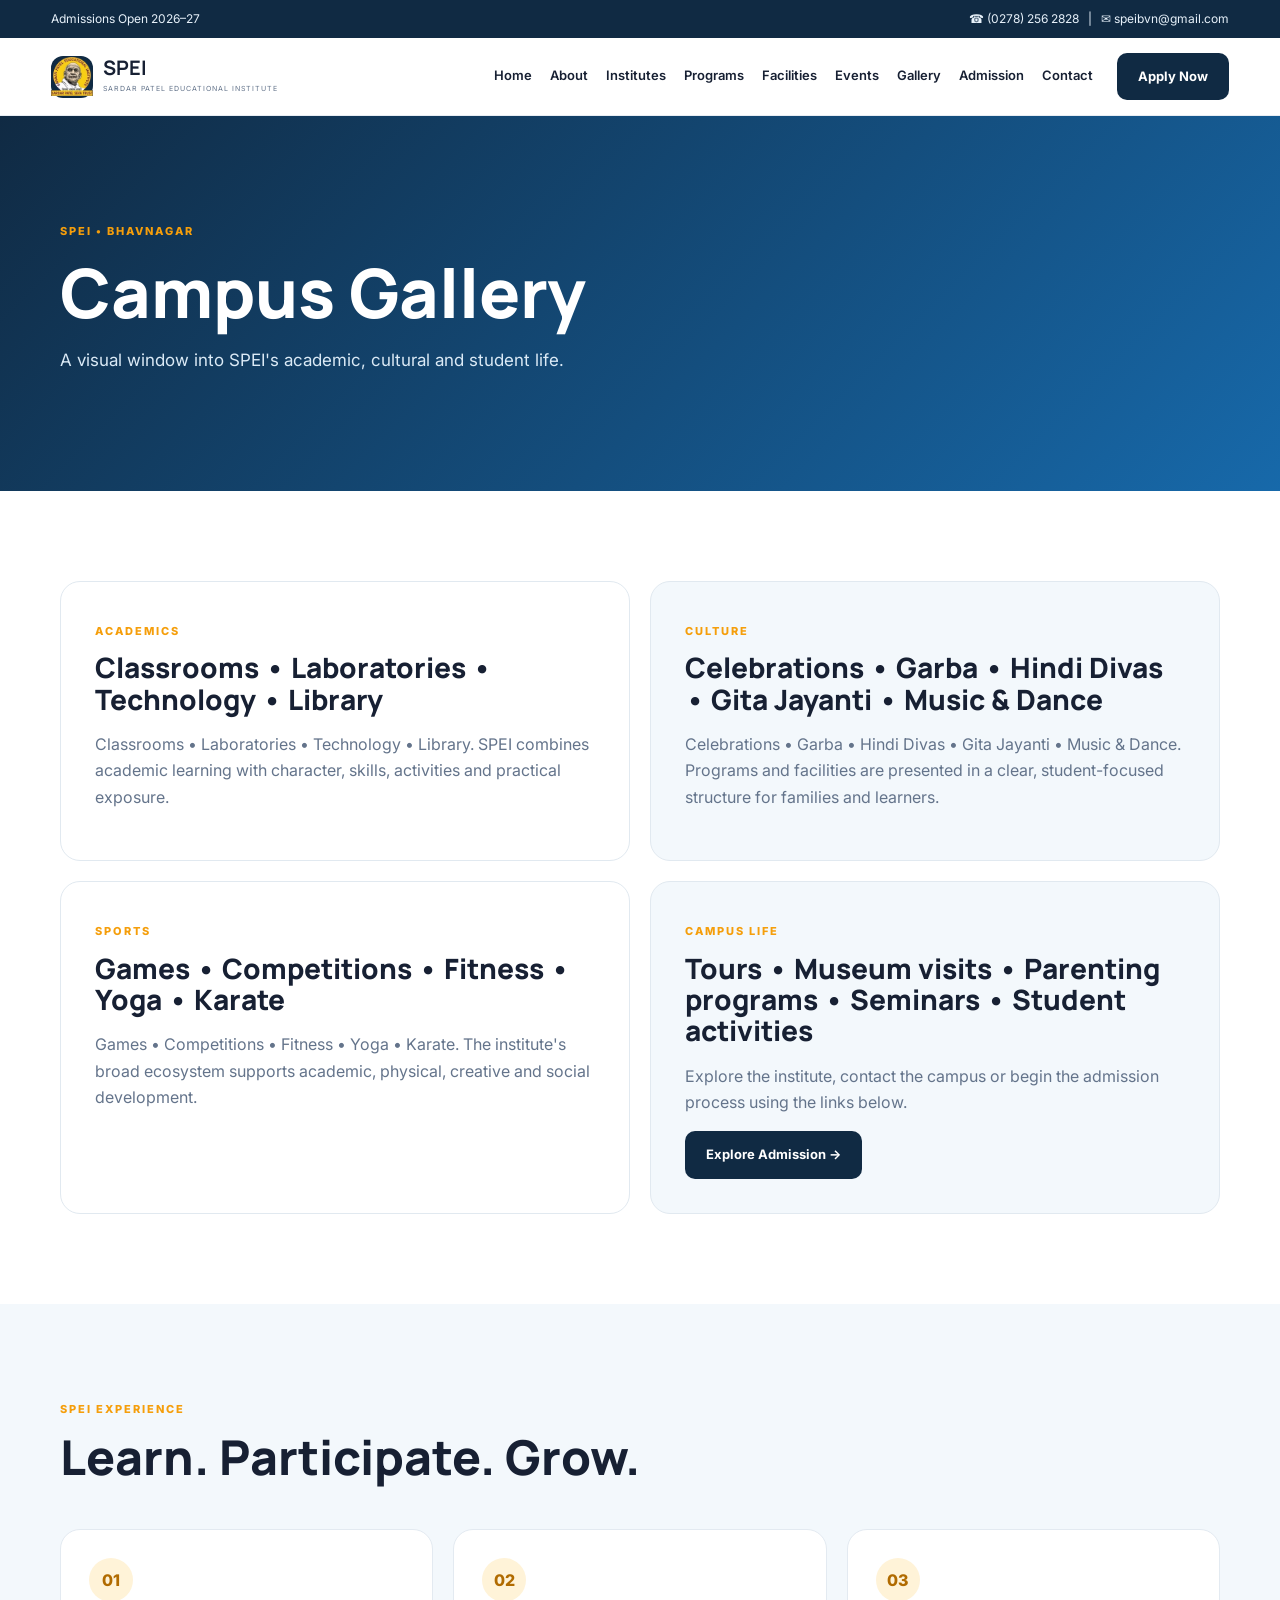
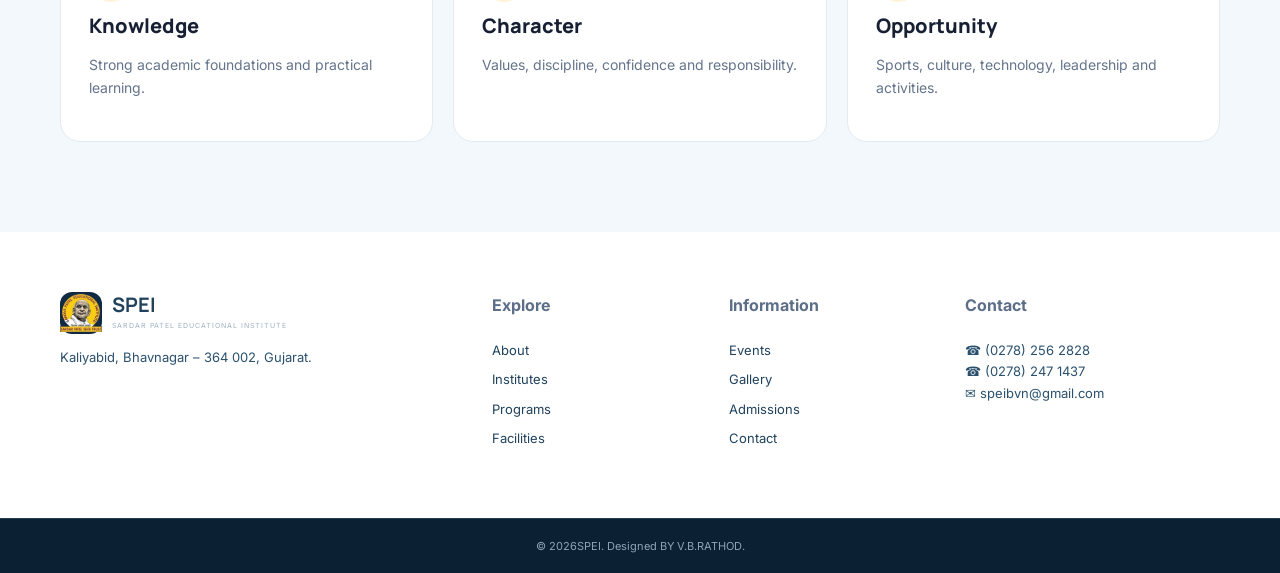
<file: gallery.html>
<!doctype html><html lang="en"><head><meta charset="utf-8"><meta name="viewport" content="width=device-width,initial-scale=1"><title>Campus Gallery | SPEI</title><link rel="preconnect" href="https://fonts.googleapis.com"><link href="https://fonts.googleapis.com/css2?family=Inter:wght@400;500;600;700&family=Manrope:wght@600;700;800&display=swap" rel="stylesheet"><link rel="stylesheet" href="assets/css/style.css"></head><body><div class="topbar"><div>Admissions Open 2026–27</div><div>☎ (0278) 256 2828 &nbsp; | &nbsp; ✉ speibvn@gmail.com</div></div><header class="header"><a class="brand" href="index.html"><span class="brand-mark"><img src="assets/logo/logo.png" alt="" /></span><span><b>SPEI</b><small>SARDAR PATEL EDUCATIONAL INSTITUTE</small></span></a><button class="menu">☰</button><nav><a href="index.html">Home</a><a href="about.html">About</a><a href="institutes.html">Institutes</a><a href="programs.html">Programs</a><a href="facilities.html">Facilities</a><a href="events.html">Events</a><a href="gallery.html">Gallery</a><a href="admission.html">Admission</a><a href="contact.html">Contact</a></nav><a class="btn btn-primary nav-cta" href="admission.html">Apply Now</a></header><main><section class="page-hero"><div class="container"><span class="eyebrow">SPEI • BHAVNAGAR</span><h1>Campus Gallery</h1><p>A visual window into SPEI's academic, cultural and student life.</p></div></section><section class="section"><div class="container"><div class="detail-grid"><article><span class="eyebrow">ACADEMICS</span><h2>Classrooms • Laboratories • Technology • Library</h2><p>Classrooms • Laboratories • Technology • Library. SPEI combines academic learning with character, skills, activities and practical exposure.</p></article><article><span class="eyebrow">CULTURE</span><h2>Celebrations • Garba • Hindi Divas • Gita Jayanti • Music & Dance</h2><p>Celebrations • Garba • Hindi Divas • Gita Jayanti • Music & Dance. Programs and facilities are presented in a clear, student-focused structure for families and learners.</p></article><article><span class="eyebrow">SPORTS</span><h2>Games • Competitions • Fitness • Yoga • Karate</h2><p>Games • Competitions • Fitness • Yoga • Karate. The institute's broad ecosystem supports academic, physical, creative and social development.</p></article><article><span class="eyebrow">CAMPUS LIFE</span><h2>Tours • Museum visits • Parenting programs • Seminars • Student activities</h2><p>Explore the institute, contact the campus or begin the admission process using the links below.</p><a class="btn btn-primary" href="admission.html">Explore Admission →</a></article></div></div></section><section class="section soft"><div class="container"><div class="section-head"><div><span class="eyebrow">SPEI EXPERIENCE</span><h2>Learn. Participate. Grow.</h2></div></div><div class="cards three"><div class="info-card"><span class="round">01</span><h3>Knowledge</h3><p>Strong academic foundations and practical learning.</p></div><div class="info-card"><span class="round">02</span><h3>Character</h3><p>Values, discipline, confidence and responsibility.</p></div><div class="info-card"><span class="round">03</span><h3>Opportunity</h3><p>Sports, culture, technology, leadership and activities.</p></div></div></div></section></main><footer><div class="container footer-grid"><div><a class="brand light-brand" href="index.html"><span class="brand-mark"><img src="assets/logo/logo.png" alt="" /></span><span><b>SPEI</b><small>SARDAR PATEL EDUCATIONAL INSTITUTE</small></span></a><p>Kaliyabid, Bhavnagar – 364 002, Gujarat.</p></div><div><h4>Explore</h4><a href="about.html">About</a><a href="institutes.html">Institutes</a><a href="programs.html">Programs</a><a href="facilities.html">Facilities</a></div><div><h4>Information</h4><a href="events.html">Events</a><a href="gallery.html">Gallery</a><a href="admission.html">Admissions</a><a href="contact.html">Contact</a></div><div><h4>Contact</h4><p>☎ (0278) 256 2828<br>☎ (0278) 247 1437<br>✉ speibvn@gmail.com</p></div></div><div class="copyright">© <span id="year"></span>SPEI. Designed BY V.B.RATHOD.</div></footer><script src="assets/js/main.js"></script></body></html>
</file>
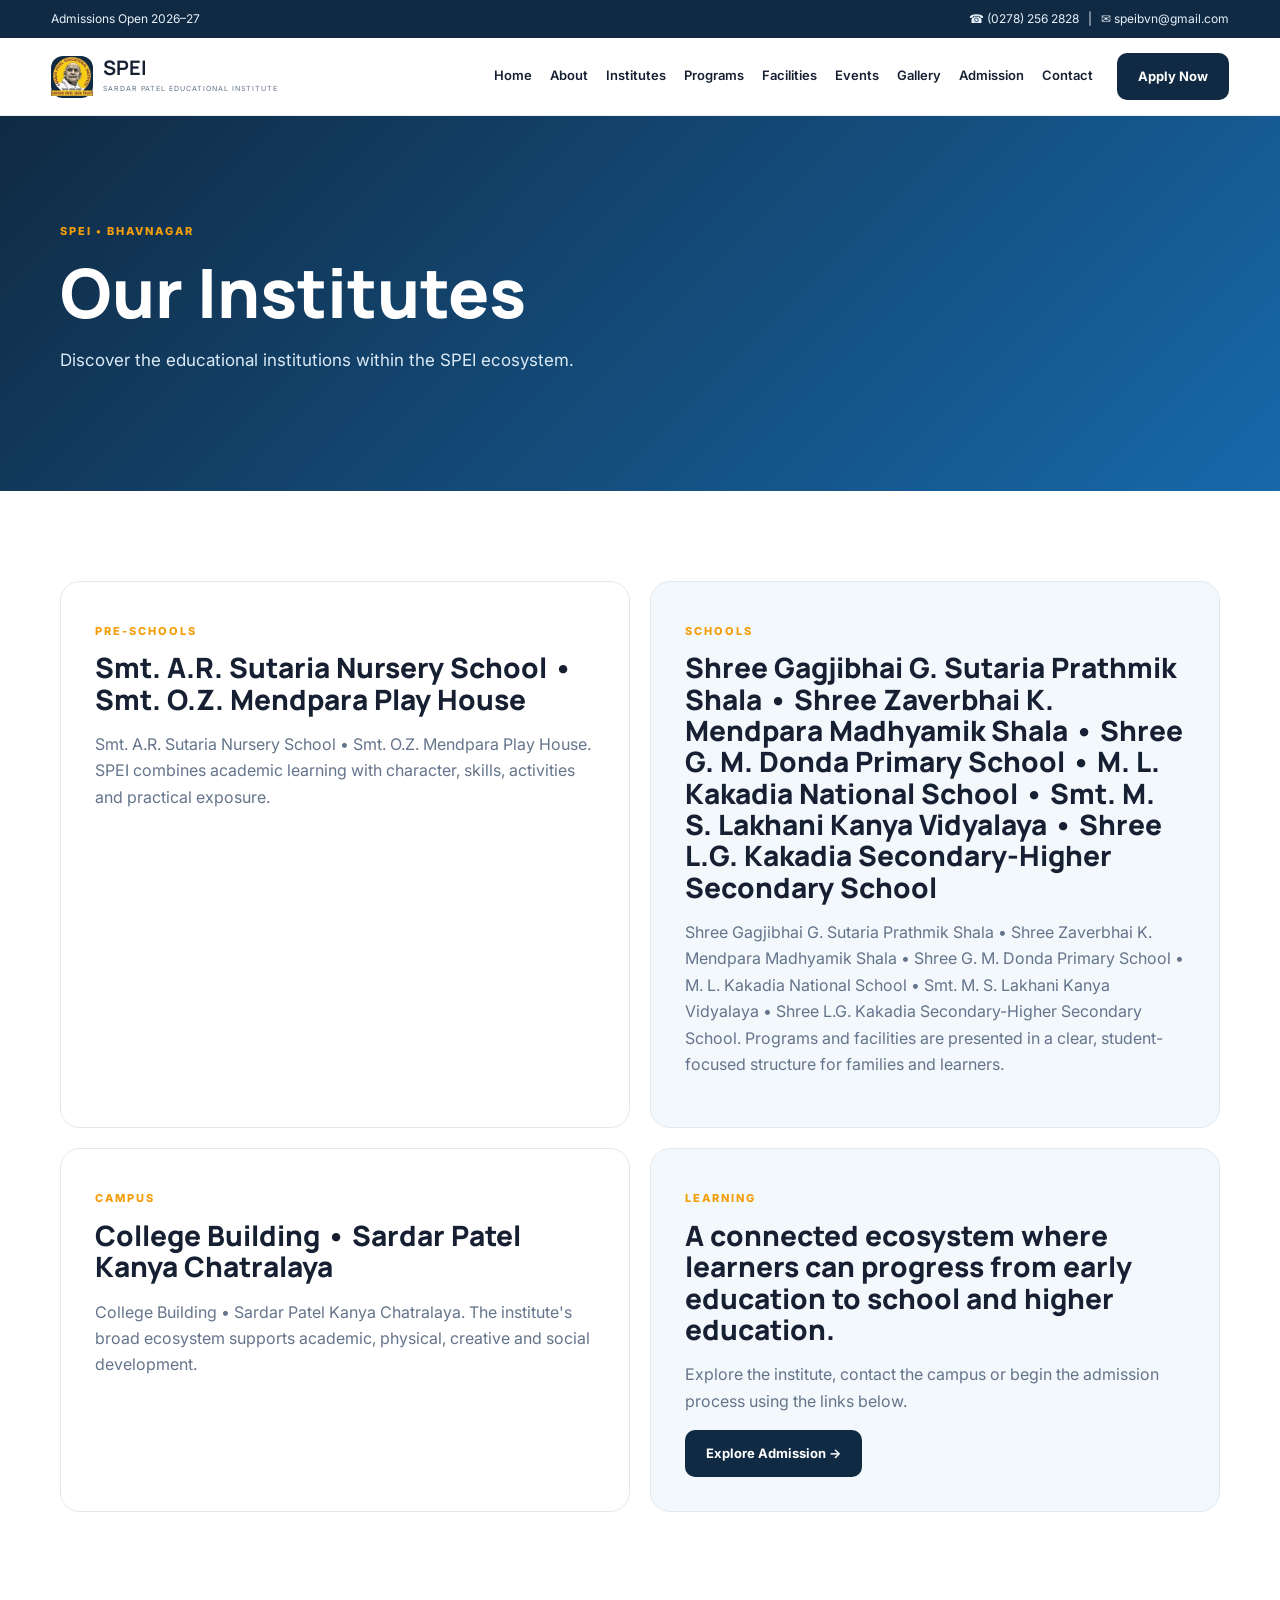
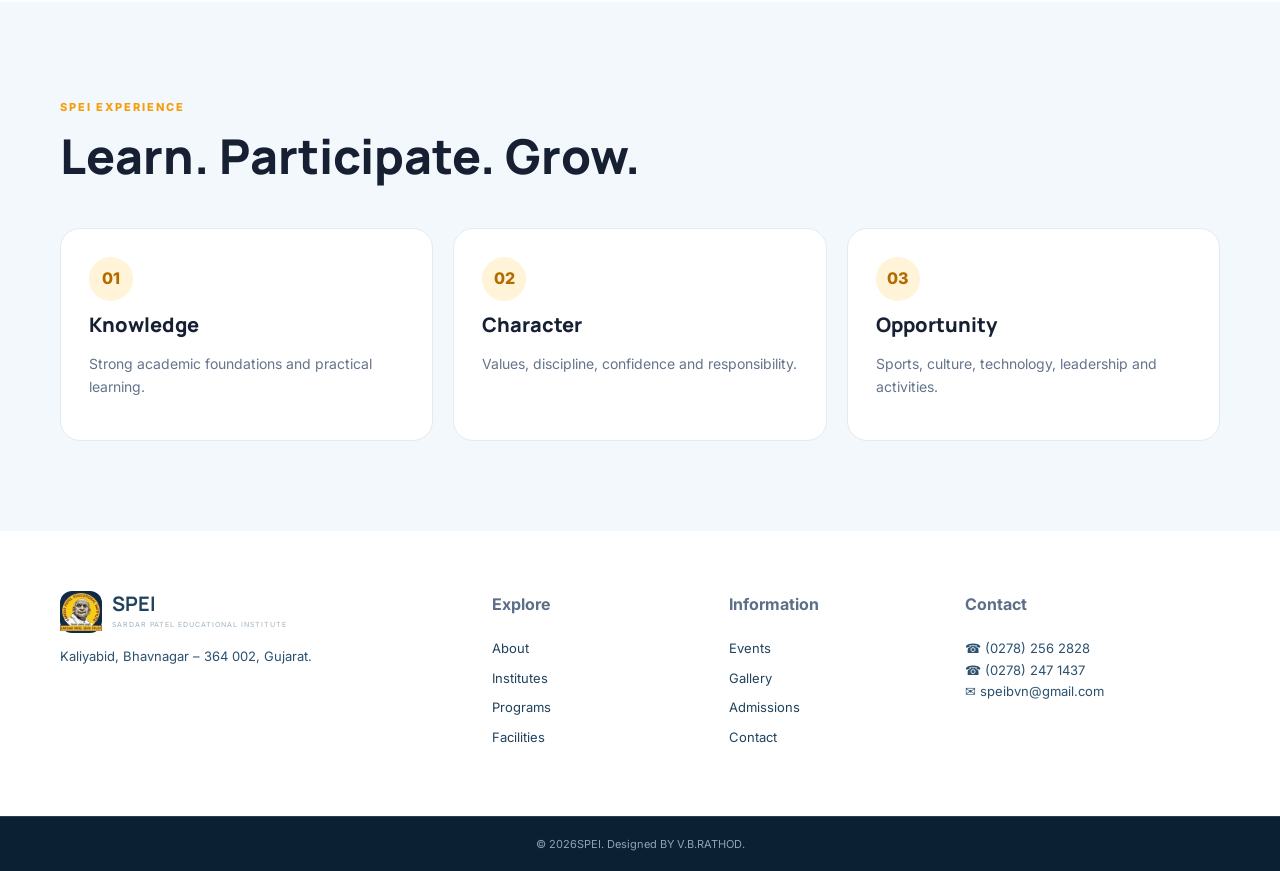
<file: institutes.html>
<!doctype html><html lang="en"><head><meta charset="utf-8"><meta name="viewport" content="width=device-width,initial-scale=1"><title>Our Institutes | SPEI</title><link rel="preconnect" href="https://fonts.googleapis.com"><link href="https://fonts.googleapis.com/css2?family=Inter:wght@400;500;600;700&family=Manrope:wght@600;700;800&display=swap" rel="stylesheet"><link rel="stylesheet" href="assets/css/style.css"></head><body><div class="topbar"><div>Admissions Open 2026–27</div><div>☎ (0278) 256 2828 &nbsp; | &nbsp; ✉ speibvn@gmail.com</div></div><header class="header"><a class="brand" href="index.html"><span class="brand-mark"><img src="assets/logo/logo.png" alt="" /></span><span><b>SPEI</b><small>SARDAR PATEL EDUCATIONAL INSTITUTE</small></span></a><button class="menu">☰</button><nav><a href="index.html">Home</a><a href="about.html">About</a><a href="institutes.html">Institutes</a><a href="programs.html">Programs</a><a href="facilities.html">Facilities</a><a href="events.html">Events</a><a href="gallery.html">Gallery</a><a href="admission.html">Admission</a><a href="contact.html">Contact</a></nav><a class="btn btn-primary nav-cta" href="admission.html">Apply Now</a></header><main><section class="page-hero"><div class="container"><span class="eyebrow">SPEI • BHAVNAGAR</span><h1>Our Institutes</h1><p>Discover the educational institutions within the SPEI ecosystem.</p></div></section><section class="section"><div class="container"><div class="detail-grid"><article><span class="eyebrow">PRE-SCHOOLS</span><h2>Smt. A.R. Sutaria Nursery School • Smt. O.Z. Mendpara Play House</h2><p>Smt. A.R. Sutaria Nursery School • Smt. O.Z. Mendpara Play House. SPEI combines academic learning with character, skills, activities and practical exposure.</p></article><article><span class="eyebrow">SCHOOLS</span><h2>Shree Gagjibhai G. Sutaria Prathmik Shala • Shree Zaverbhai K. Mendpara Madhyamik Shala • Shree G. M. Donda Primary School • M. L. Kakadia National School • Smt. M. S. Lakhani Kanya Vidyalaya • Shree L.G. Kakadia Secondary-Higher Secondary School</h2><p>Shree Gagjibhai G. Sutaria Prathmik Shala • Shree Zaverbhai K. Mendpara Madhyamik Shala • Shree G. M. Donda Primary School • M. L. Kakadia National School • Smt. M. S. Lakhani Kanya Vidyalaya • Shree L.G. Kakadia Secondary-Higher Secondary School. Programs and facilities are presented in a clear, student-focused structure for families and learners.</p></article><article><span class="eyebrow">CAMPUS</span><h2>College Building • Sardar Patel Kanya Chatralaya</h2><p>College Building • Sardar Patel Kanya Chatralaya. The institute's broad ecosystem supports academic, physical, creative and social development.</p></article><article><span class="eyebrow">LEARNING</span><h2>A connected ecosystem where learners can progress from early education to school and higher education.</h2><p>Explore the institute, contact the campus or begin the admission process using the links below.</p><a class="btn btn-primary" href="admission.html">Explore Admission →</a></article></div></div></section><section class="section soft"><div class="container"><div class="section-head"><div><span class="eyebrow">SPEI EXPERIENCE</span><h2>Learn. Participate. Grow.</h2></div></div><div class="cards three"><div class="info-card"><span class="round">01</span><h3>Knowledge</h3><p>Strong academic foundations and practical learning.</p></div><div class="info-card"><span class="round">02</span><h3>Character</h3><p>Values, discipline, confidence and responsibility.</p></div><div class="info-card"><span class="round">03</span><h3>Opportunity</h3><p>Sports, culture, technology, leadership and activities.</p></div></div></div></section></main><footer><div class="container footer-grid"><div><a class="brand light-brand" href="index.html"><span class="brand-mark"><img src="assets/logo/logo.png" alt="" /></span><span><b>SPEI</b><small>SARDAR PATEL EDUCATIONAL INSTITUTE</small></span></a><p>Kaliyabid, Bhavnagar – 364 002, Gujarat.</p></div><div><h4>Explore</h4><a href="about.html">About</a><a href="institutes.html">Institutes</a><a href="programs.html">Programs</a><a href="facilities.html">Facilities</a></div><div><h4>Information</h4><a href="events.html">Events</a><a href="gallery.html">Gallery</a><a href="admission.html">Admissions</a><a href="contact.html">Contact</a></div><div><h4>Contact</h4><p>☎ (0278) 256 2828<br>☎ (0278) 247 1437<br>✉ speibvn@gmail.com</p></div></div><div class="copyright">© <span id="year"></span>SPEI. Designed BY V.B.RATHOD.</div></footer><script src="assets/js/main.js"></script></body></html>
</file>
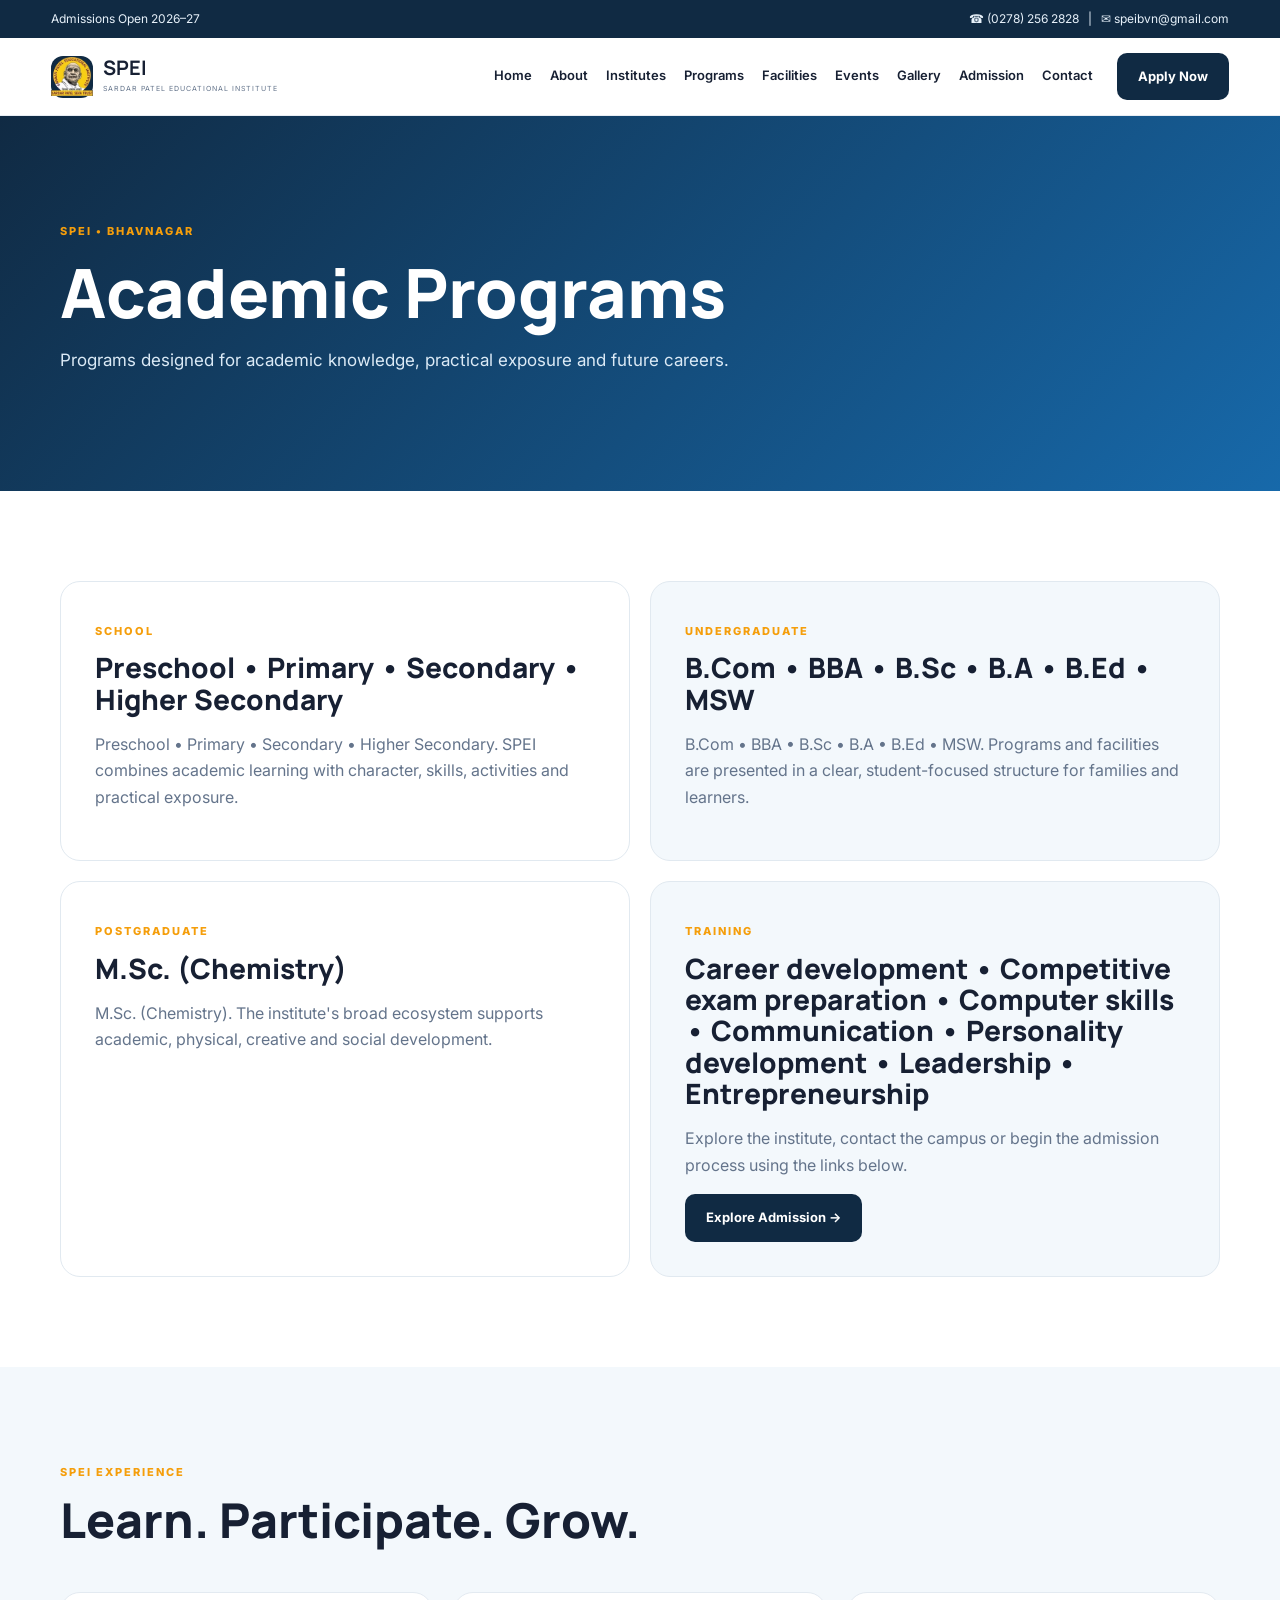
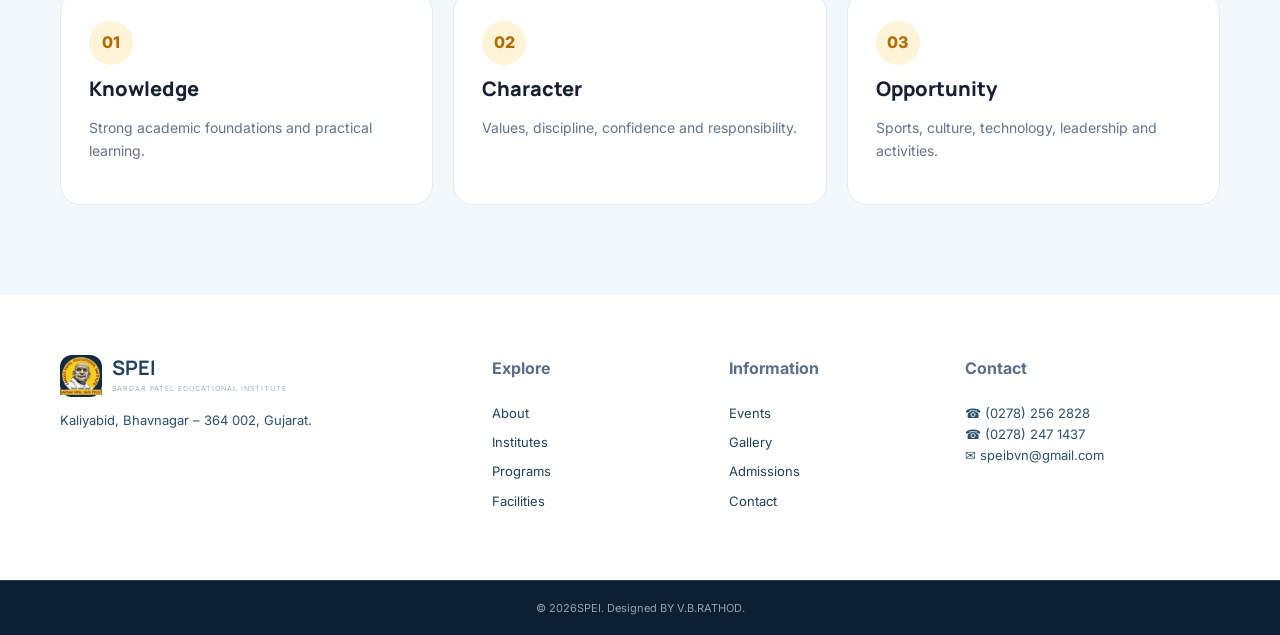
<file: programs.html>
<!doctype html><html lang="en"><head><meta charset="utf-8"><meta name="viewport" content="width=device-width,initial-scale=1"><title>Academic Programs | SPEI</title><link rel="preconnect" href="https://fonts.googleapis.com"><link href="https://fonts.googleapis.com/css2?family=Inter:wght@400;500;600;700&family=Manrope:wght@600;700;800&display=swap" rel="stylesheet"><link rel="stylesheet" href="assets/css/style.css"></head><body><div class="topbar"><div>Admissions Open 2026–27</div><div>☎ (0278) 256 2828 &nbsp; | &nbsp; ✉ speibvn@gmail.com</div></div><header class="header"><a class="brand" href="index.html"><span class="brand-mark"><img src="assets/logo/logo.png" alt="" /></span><span><b>SPEI</b><small>SARDAR PATEL EDUCATIONAL INSTITUTE</small></span></a><button class="menu">☰</button><nav><a href="index.html">Home</a><a href="about.html">About</a><a href="institutes.html">Institutes</a><a href="programs.html">Programs</a><a href="facilities.html">Facilities</a><a href="events.html">Events</a><a href="gallery.html">Gallery</a><a href="admission.html">Admission</a><a href="contact.html">Contact</a></nav><a class="btn btn-primary nav-cta" href="admission.html">Apply Now</a></header><main><section class="page-hero"><div class="container"><span class="eyebrow">SPEI • BHAVNAGAR</span><h1>Academic Programs</h1><p>Programs designed for academic knowledge, practical exposure and future careers.</p></div></section><section class="section"><div class="container"><div class="detail-grid"><article><span class="eyebrow">SCHOOL</span><h2>Preschool • Primary • Secondary • Higher Secondary</h2><p>Preschool • Primary • Secondary • Higher Secondary. SPEI combines academic learning with character, skills, activities and practical exposure.</p></article><article><span class="eyebrow">UNDERGRADUATE</span><h2>B.Com • BBA • B.Sc • B.A • B.Ed • MSW</h2><p>B.Com • BBA • B.Sc • B.A • B.Ed • MSW. Programs and facilities are presented in a clear, student-focused structure for families and learners.</p></article><article><span class="eyebrow">POSTGRADUATE</span><h2>M.Sc. (Chemistry)</h2><p>M.Sc. (Chemistry). The institute's broad ecosystem supports academic, physical, creative and social development.</p></article><article><span class="eyebrow">TRAINING</span><h2>Career development • Competitive exam preparation • Computer skills • Communication • Personality development • Leadership • Entrepreneurship</h2><p>Explore the institute, contact the campus or begin the admission process using the links below.</p><a class="btn btn-primary" href="admission.html">Explore Admission →</a></article></div></div></section><section class="section soft"><div class="container"><div class="section-head"><div><span class="eyebrow">SPEI EXPERIENCE</span><h2>Learn. Participate. Grow.</h2></div></div><div class="cards three"><div class="info-card"><span class="round">01</span><h3>Knowledge</h3><p>Strong academic foundations and practical learning.</p></div><div class="info-card"><span class="round">02</span><h3>Character</h3><p>Values, discipline, confidence and responsibility.</p></div><div class="info-card"><span class="round">03</span><h3>Opportunity</h3><p>Sports, culture, technology, leadership and activities.</p></div></div></div></section></main><footer><div class="container footer-grid"><div><a class="brand light-brand" href="index.html"><span class="brand-mark"><img src="assets/logo/logo.png" alt="" /></span><span><b>SPEI</b><small>SARDAR PATEL EDUCATIONAL INSTITUTE</small></span></a><p>Kaliyabid, Bhavnagar – 364 002, Gujarat.</p></div><div><h4>Explore</h4><a href="about.html">About</a><a href="institutes.html">Institutes</a><a href="programs.html">Programs</a><a href="facilities.html">Facilities</a></div><div><h4>Information</h4><a href="events.html">Events</a><a href="gallery.html">Gallery</a><a href="admission.html">Admissions</a><a href="contact.html">Contact</a></div><div><h4>Contact</h4><p>☎ (0278) 256 2828<br>☎ (0278) 247 1437<br>✉ speibvn@gmail.com</p></div></div><div class="copyright">© <span id="year"></span>SPEI. Designed BY V.B.RATHOD.</div></footer><script src="assets/js/main.js"></script></body></html>
</file>
<file: assets/css/style.css>
*{box-sizing:border-box}html{scroll-behavior:smooth}body{margin:0;font-family:Inter,Arial,sans-serif;color:#172033;background:#fff;line-height:1.65}a{text-decoration:none;color:inherit}img{max-width:100%}.container{width:min(1160px,92%);margin:auto}.topbar{height:38px;padding:0 4%;display:flex;justify-content:space-between;align-items:center;background:#102A43;color:#e7f1fa;font-size:12px}.header{height:78px;padding:0 4%;display:flex;align-items:center;gap:24px;background:#fff;position:sticky;top:0;z-index:20;border-bottom:1px solid #e8edf3}.brand{display:flex;align-items:center;gap:10px;margin-right:auto}.brand-mark{width:42px;height:42px;border-radius:12px;background:#102A43;color:#F59E0B;display:grid;place-items:center;font-family:Manrope;font-weight:800}.brand b{display:block;font-family:Manrope;font-size:20px;line-height:1}.brand small{display:block;font-size:7px;letter-spacing:1px;color:#64748B;margin-top:5px;white-space:nowrap}nav{display:flex;gap:18px;font-size:13px;font-weight:600}nav a{padding:28px 0;border-bottom:2px solid transparent}nav a:hover,nav a.active{color:#1769AA;border-color:#F59E0B}.btn{display:inline-flex;align-items:center;justify-content:center;padding:12px 20px;border-radius:10px;font-weight:700;font-size:13px;border:1px solid transparent;transition:.25s}.btn:hover{transform:translateY(-2px)}.btn-primary{background:#102A43;color:#fff}.btn-accent{background:#F59E0B;color:#102A43}.btn-light{background:#fff;color:#102A43}.btn-outline{border-color:#64748B;color:#fff}.menu{display:none;border:0;background:none;font-size:24px}.hero{min-height:610px;background:linear-gradient(120deg,#102A43 0%,#1769AA 52%,#0d3859 100%);position:relative;display:flex;align-items:center;overflow:hidden}.hero:after{content:"";position:absolute;width:500px;height:500px;border-radius:50%;right:-180px;top:-120px;background:rgba(245,158,11,.18);filter:blur(5px)}.hero-overlay{position:absolute;inset:0;background:radial-gradient(circle at 75% 45%,rgba(255,255,255,.12),transparent 35%)}.hero-content{position:relative;z-index:2;color:#fff;padding:90px 0;max-width:760px}.eyebrow{font-size:11px;font-weight:800;letter-spacing:2px;color:#F59E0B}.hero h1{font:800 clamp(42px,6vw,76px)/1.05 Manrope;margin:18px 0}.hero h1 span{color:#dceefe}.hero p{font-size:18px;color:#d8e7f3;max-width:650px}.actions{display:flex;gap:12px;margin-top:28px}.stats{background:#fff;box-shadow:0 12px 35px rgba(16,42,67,.12);position:relative;z-index:4}.stats-grid{display:grid;grid-template-columns:repeat(4,1fr)}.stats-grid div{padding:27px;text-align:center;border-right:1px solid #e7edf3}.stats-grid div:last-child{border:0}.stats strong{display:block;font:800 30px Manrope;color:#102A43}.stats span{font-size:12px;color:#64748B}.section{padding:90px 0}.soft{background:#F3F8FC}.dark{background:#102A43;color:#fff}.section-head{display:flex;justify-content:space-between;align-items:end;gap:20px;margin-bottom:35px}.section h2{font:800 clamp(30px,4vw,48px)/1.12 Manrope;margin:10px 0}.section h3{font:800 20px Manrope;margin:10px 0}.text-link,.arrow{color:#1769AA;font-weight:700;font-size:13px}.split{display:grid;grid-template-columns:1fr 1fr;gap:55px;align-items:center}.campus{min-height:440px;border-radius:28px;background:linear-gradient(145deg,#1769AA,#102A43);position:relative;overflow:hidden}.campus:before{content:"";position:absolute;inset:0;background:radial-gradient(circle at 70% 30%,rgba(245,158,11,.45),transparent 22%),linear-gradient(135deg,transparent 40%,rgba(255,255,255,.08) 40%)}.campus>div{position:absolute;left:35px;bottom:35px;color:#fff}.campus span{display:block;color:#F59E0B;font-weight:700}.campus b{display:block;font:800 35px Manrope;margin-top:8px}.lead{font-size:21px;font-weight:600}.mini-grid{display:grid;grid-template-columns:1fr 1fr;gap:18px;margin-top:28px}.mini-grid div{padding:18px;border:1px solid #e5ebf1;border-radius:14px}.mini-grid b,.mini-grid span{display:block}.mini-grid span{font-size:13px;color:#64748B;margin-top:4px}.cards{display:grid;gap:20px}.cards.four{grid-template-columns:repeat(4,1fr)}.cards.three{grid-template-columns:repeat(3,1fr)}.feature-card,.info-card,.admission-card{padding:28px;border:1px solid #e3eaf1;border-radius:20px;background:#fff;transition:.25s}.feature-card:hover,.info-card:hover,.admission-card:hover{transform:translateY(-7px);box-shadow:0 18px 40px rgba(16,42,67,.11);border-color:#cbddea}.feature-card .icon{display:grid;place-items:center;width:42px;height:42px;border-radius:12px;background:#eaf4fb;color:#1769AA;font-weight:800}.info-card .round,.admission-card .round{width:44px;height:44px;border-radius:50%;display:grid;place-items:center;background:#fff3d8;color:#b16b00;font-weight:800}.info-card p,.feature-card p,.admission-card p{color:#64748B;font-size:14px}.achievement-grid{display:grid;grid-template-columns:repeat(3,1fr);gap:20px}.achievement-grid>div{padding:32px;border:1px solid #294a65;border-radius:20px;background:rgba(255,255,255,.04)}.achievement-grid small{color:#F59E0B;font-weight:800;letter-spacing:2px}.achievement-grid strong{display:block;font:800 25px Manrope;margin:15px 0}.achievement-grid span{font-size:12px;color:#b6c9d9}.cta-box{padding:48px 55px;border-radius:24px;background:#eaf4fb;display:flex;align-items:center;justify-content:space-between;gap:20px}.page-hero{padding:100px 0;background:linear-gradient(135deg,#102A43,#1769AA);color:#fff}.page-hero h1{font:800 clamp(40px,6vw,68px)/1.05 Manrope;margin:15px 0}.page-hero p{max-width:700px;color:#dbeaf6;font-size:17px}.detail-grid{display:grid;grid-template-columns:1fr 1fr;gap:20px}.detail-grid article{padding:34px;border:1px solid #e1e9f0;border-radius:20px;background:#fff}.detail-grid article:nth-child(even){background:#F3F8FC}.detail-grid h2{font-size:28px}.detail-grid p{color:#64748B}.admission-card ul{padding-left:20px;color:#64748B;font-size:14px}.narrow{max-width:760px}.form{display:grid;gap:14px}.form input,.form textarea,.form select{width:100%;padding:14px 15px;border:1px solid #d9e2ea;border-radius:10px;font:inherit;background:#fff}.form textarea{min-height:130px;resize:vertical}.form-row{display:grid;grid-template-columns:1fr 1fr;gap:14px}.form-message{font-weight:700;color:#16805A}.card-form{padding:32px;border:1px solid #dfe8ef;border-radius:20px;box-shadow:0 12px 35px rgba(16,42,67,.07)}.contact-grid{display:grid;grid-template-columns:1fr 1fr;gap:60px;align-items:start}.contact-info h2{font-size:35px}.contact-item{padding:18px 0;border-bottom:1px solid #e4ebf1;display:flex;justify-content:space-between;gap:20px}.contact-item span{color:#64748B;text-align:right}.map-box{min-height:280px;background:linear-gradient(135deg,#eaf4fb,#dbeaf6);display:grid;place-items:center;text-align:center;padding:30px}.map-box>div{max-width:600px}.footer-grid{display:grid;grid-template-columns:2fr 1fr 1fr 1.3fr;gap:40px;padding:60px 0;color:#2B516E}.footer-grid h4{color:#5C6E88;margin-top:0}.footer-grid a:not(.brand){display:block;margin:8px 0;color:#20425C;font-size:13px}.footer-grid p{font-size:13px}.light-brand{color:#20425C}.light-brand small{color:#9fb2c2}.copyright{text-align:center;padding:18px;border-top:1px solid #263f54;color:#8ea4b6;font-size:11px;background:#0b2032}
@media(max-width:1050px){nav{gap:10px;font-size:12px}.nav-cta{display:none}.cards.four{grid-template-columns:1fr 1fr}}
@media(max-width:780px){.topbar{height:auto;padding:8px 4%;font-size:10px;gap:8px;flex-wrap:wrap}.header{height:68px}.menu{display:block}nav{position:absolute;left:4%;right:4%;top:62px;background:#fff;padding:10px 18px;display:none;flex-direction:column;box-shadow:0 18px 40px rgba(16,42,67,.16);border-radius:14px}nav.open{display:flex}nav a{padding:10px 0;border:0}.split,.detail-grid,.contact-grid{grid-template-columns:1fr}.stats-grid{grid-template-columns:1fr 1fr}.stats-grid div{padding:20px;border-bottom:1px solid #e7edf3}.cards.three,.achievement-grid{grid-template-columns:1fr}.section{padding:65px 0}.section-head{align-items:start;flex-direction:column}.hero{min-height:600px}.hero-content{padding:70px 0}.hero h1{font-size:45px}.actions{flex-direction:column;align-items:stretch}.cta-box{padding:32px;flex-direction:column;align-items:flex-start}.footer-grid{grid-template-columns:1fr 1fr}.form-row{grid-template-columns:1fr}}
@media(max-width:500px){.brand small{display:none}.brand b{font-size:18px}.cards.four{grid-template-columns:1fr}.footer-grid{grid-template-columns:1fr}.hero h1{font-size:40px}.campus{min-height:330px}.contact-item{display:block}.contact-item span{display:block;text-align:left;margin-top:5px}}
</file>
